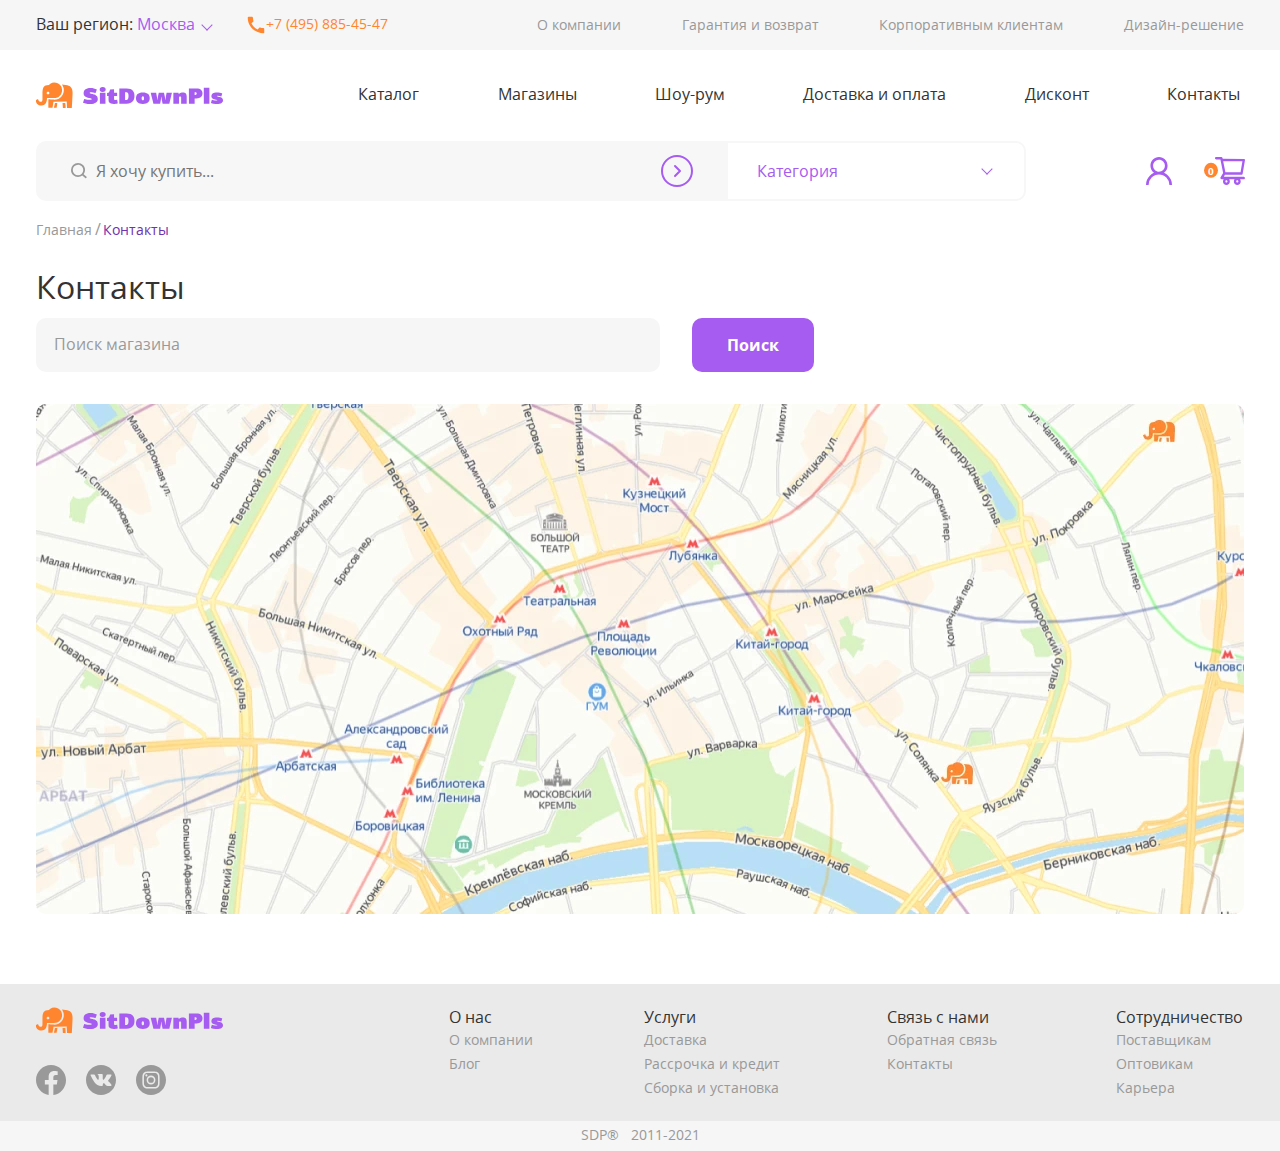
<file: contacts.html>
<!DOCTYPE html><html class="page" lang="ru"><head><meta charset="UTF-8"><meta http-equiv="X-UA-Compatible" content="IE=edge"><meta name="viewport" content="width=device-width,initial-scale=1"><meta name="description" content="SitDownPls furniture shop"><title>SitDownPls: Контакты</title><link rel="stylesheet" href="css/normalize.min.css"><link rel="stylesheet" href="css/styles.min.css"><link rel="stylesheet" href="css/style.contacts.min.css"><link rel="apple-touch-icon" sizes="180x180" href="img/favicon/apple-touch-icon.png"><link rel="icon" type="image/png" sizes="32x32" href="img/favicon/favicon-32x32.png"><link rel="icon" type="image/png" sizes="16x16" href="img/favicon/favicon-16x16.png"><link rel="icon" href="img/favicon/favicon.svg" type="image/svg+xml"><link rel="icon" href="img/favicon/favicon.ico"><link rel="manifest" href="manifest.webmanifest"></head><body class="page__body"><header class="page__header header"><div class="header__wrapper"><div class="header__city-selector city-selector"><label class="city-selector__label"><span class="city-selector__descr">Ваш регион:</span> <select class="city-selector__select js-city-select" name="city"><option class="city-selector__option" value="msk" selected="">Москва</option><option class="city-selector__option" value="kaz">Казань</option><option class="city-selector__option" value="ufa">Уфа</option><option class="city-selector__option" value="prm">Пермь</option></select></label></div><div class="header__phones"><a class="phone" href="tel:+74958854547"><svg class="icon phone__icon" width="18" height="18"><use xmlns:xlink="http://www.w3.org/1999/xlink" xlink:href="img/sprite.svg#icon-phone"></use></svg><no-typography>+7 (495) 885-45-47</no-typography></a></div><nav class="header__nav-extra nav-extra js-nav-extra"><ul class="nav-extra__list list-reset js-extra-list"><li class="nav-extra__item mid-item-padding"><a class="nav-extra__link interactive-1" href="404.html">О&nbsp;компании</a></li><li class="nav-extra__item mid-item-padding"><a class="nav-extra__link interactive-1" href="404.html">Гарантия и&nbsp;возврат</a></li><li class="nav-extra__item mid-item-padding"><a class="nav-extra__link interactive-1" href="404.html">Корпоративным клиентам</a></li><li class="nav-extra__item mid-item-padding"><a class="nav-extra__link interactive-1" href="404.html">Дизайн-решение</a></li></ul></nav><a href="index.html" class="header__logo logo"><img class="logo__img" src="img/logo.svg" alt="Логотип: оранжевый слон и название SitDownPls" width="187" height="27"> <span class="visually-hidden">Вернуться на&nbsp;главную</span> </a><button class="header__burger burger js-burger" type="button" aria-label="Развернуть меню" aria-expanded="false"><span class="burger__line"></span> <span class="burger__line"></span> <span class="burger__line"></span></button><nav class="header__navigation navigation"><div class="navigation__wrapper js-burger-menu"><ul class="navigation__list burger-menu list-reset"><li class="navigation__item mid-item-padding"><a class="navigation__link interactive-1" href="catalog.html">Каталог</a></li><li class="navigation__item mid-item-padding"><a class="navigation__link interactive-1" href="404.html">Магазины</a></li><li class="navigation__item mid-item-padding"><a class="navigation__link interactive-1" href="404.html">Шоу-рум</a></li><li class="navigation__item mid-item-padding"><a class="navigation__link interactive-1" href="404.html">Доставка и&nbsp;оплата</a></li><li class="navigation__item mid-item-padding"><a class="navigation__link interactive-1" href="404.html">Дисконт</a></li><li class="navigation__item mid-item-padding"><a class="navigation__link interactive-1" href="contacts.html">Контакты</a></li></ul></div></nav><div class="header__category-searcher category-searcher"><form class="category-searcher__search search js-search-form"><label class="search__label"><span class="visually-hidden">Введите запрос</span> <input class="search__input" type="search" name="search" placeholder="Я хочу купить..."> <svg class="search__icon icon" width="20" height="20"><use xmlns:xlink="http://www.w3.org/1999/xlink" xlink:href="img/sprite.svg#icon-search"></use></svg></label> <button class="search__submit" type="submit"><svg width="32" height="32" viewBox="0 0 32 32" fill="none" xmlns="http://www.w3.org/2000/svg"><circle cx="16" cy="16" r="15" stroke="#a65cf0" stroke-width="2"></circle><path d="M14 11L19 16L14 21" stroke="#a65cf0" stroke-width="2" stroke-linecap="round" stroke-linejoin="round"></path></svg> <span class="visually-hidden">Найти</span></button></form><div class="category-searcher__category-selector category-selector"><label class="category-selector__label"><span class="visually-hidden">Выбор категории товара</span> <select class="category-selector__select js-category-select" name="category"><option class="category-selector__option category-selector__placeholder" value="">Категория</option><option class="category-selector__option" value="sofas">Диваны</option><option class="category-selector__option" value="dressers">Комоды</option><option class="category-selector__option" value="chairs">Стулья</option><option class="category-selector__option" value="poufs">Пуфы</option><option class="category-selector__option" value="tables">Столы</option><option class="category-selector__option" value="beds">Кровати</option><option class="category-selector__option" value="accessories">Аксессуары</option><option class="category-selector__option" value="curbstones">Тумбы</option></select></label></div></div><div class="header__user-block user-block"><a class="user-block__btn js-account-btn user-block__btn--user interactive-2 interactive-2--hoverlight" href="404.html"><svg class="icon" width="26" height="28"><use xmlns:xlink="http://www.w3.org/1999/xlink" xlink:href="img/sprite.svg#icon-user"></use></svg> <span class="visually-hidden">Страница аккаунта</span> </a><a class="user-block__btn user-block__btn--cart js-cart-btn interactive-2 interactive-2--hoverlight" href="404.html"><svg class="icon" width="30" height="28"><use xmlns:xlink="http://www.w3.org/1999/xlink" xlink:href="img/sprite.svg#icon-cart"></use></svg> <span class="user-block__cart-counter js-cart-counter" aria-label="Товаров в корзине: 0">0</span> <span class="visually-hidden">Страница корзины</span></a></div></div></header><main class="page__main main container contacts-page"><nav class="breadcrumbs contacts-page__breadcrumbs"><ul class="breadcrumbs__list list-reset"><li class="breadcrumbs__item"><a class="breadcrumbs__link" href="index.html"><span class="interactive-1">Главная</span></a></li><li class="breadcrumbs__item"><a class="breadcrumbs__link" href="#"><span class="interactive-1">Контакты</span></a></li></ul></nav><h1 class="contacts-page__heading">Контакты</h1><form class="contacts-page__shop-search shop-search form js-shop-form" method="get" action="#"><label class="shop-search__label"><span class="visually-hidden">Поиск магазина</span> <input class="shop-search__input js-shop-search-input form__input" type="text" placeholder="Поиск магазина" name="shop"></label> <button class="shop-search__btn js-shop-search-btn btn btn--primary" type="submit">Поиск</button></form><div class="contacts-page__yamap js-yamap"></div></main><footer class="page__footer footer"><div class="footer__container"><div class="container footer__wrap"><a class="footer__logo logo" href="index.html"><img src="img/logo.svg" alt="Логотип SitDownPls" width="187" height="27" loading="lazy"></a><ul class="footer__socials socials list-reset"><li class="socials__item"><a class="socials__link interactive-2" href="404.html"><svg class="icon" width="30" height="30"><use xmlns:xlink="http://www.w3.org/1999/xlink" xlink:href="img/sprite.svg#icon-fb"></use></svg> </a><span class="visually-hidden">Facebook</span></li><li class="socials__item"><a class="socials__link interactive-2" href="404.html"><svg class="icon" width="30" height="30"><use xmlns:xlink="http://www.w3.org/1999/xlink" xlink:href="img/sprite.svg#icon-vk"></use></svg> </a><span class="visually-hidden">Vkontakte</span></li><li class="socials__item"><a class="socials__link interactive-2" href="404.html"><svg class="icon" width="30" height="30"><use xmlns:xlink="http://www.w3.org/1999/xlink" xlink:href="img/sprite.svg#icon-insta"></use></svg> </a><span class="visually-hidden">Instagram</span></li></ul><ul class="footer__contacts contacts list-reset"><li class="contacts__item"><h3 class="contacts__title">О&nbsp;нас</h3><ul class="contacts__group list-reset"><li class="contacts__group-item"><a class="contacts__link interactive-1" href="404.html">О&nbsp;компании</a></li><li class="contacts__group-item"><a class="contacts__link interactive-1" href="404.html">Блог</a></li></ul></li><li class="contacts__item"><h3 class="contacts__title">Услуги</h3><ul class="contacts__group list-reset"><li class="contacts__group-item"><a class="contacts__link interactive-1" href="404.html">Доставка</a></li><li class="contacts__group-item"><a class="contacts__link interactive-1" href="404.html">Рассрочка и&nbsp;кредит</a></li><li class="contacts__group-item"><a class="contacts__link interactive-1" href="404.html">Сборка и&nbsp;установка</a></li></ul></li><li class="contacts__item"><h3 class="contacts__title">Связь с&nbsp;нами</h3><ul class="contacts__group list-reset"><li class="contacts__group-item"><a class="contacts__link interactive-1" href="404.html">Обратная связь</a></li><li class="contacts__group-item"><a class="contacts__link interactive-1" href="contacts.html">Контакты</a></li></ul></li><li class="contacts__item"><h3 class="contacts__title">Сотрудничество</h3><ul class="contacts__group list-reset"><li class="contacts__group-item"><a class="contacts__link interactive-1" href="partnership.html">Поставщикам</a></li><li class="contacts__group-item"><a class="contacts__link interactive-1" href="404.html">Оптовикам</a></li><li class="contacts__group-item"><a class="contacts__link interactive-1" href="404.html">Карьера</a></li></ul></li></ul></div></div><div class="footer__bottom"><span class="footer__copyright">SDP®&nbsp;&nbsp;&nbsp;2011-2021</span></div></footer><script defer="" src="https://api-maps.yandex.ru/2.1/?apikey=44bd7097-d894-4c89-b4fb-f5178ea6085f&amp;lang=ru_RU"></script><script defer="" src="js/choices.min.js"></script><script defer="" src="js/awesomplete.min.js"></script><script defer="" src="js/bundle.min.js"></script></body></html>
</file>
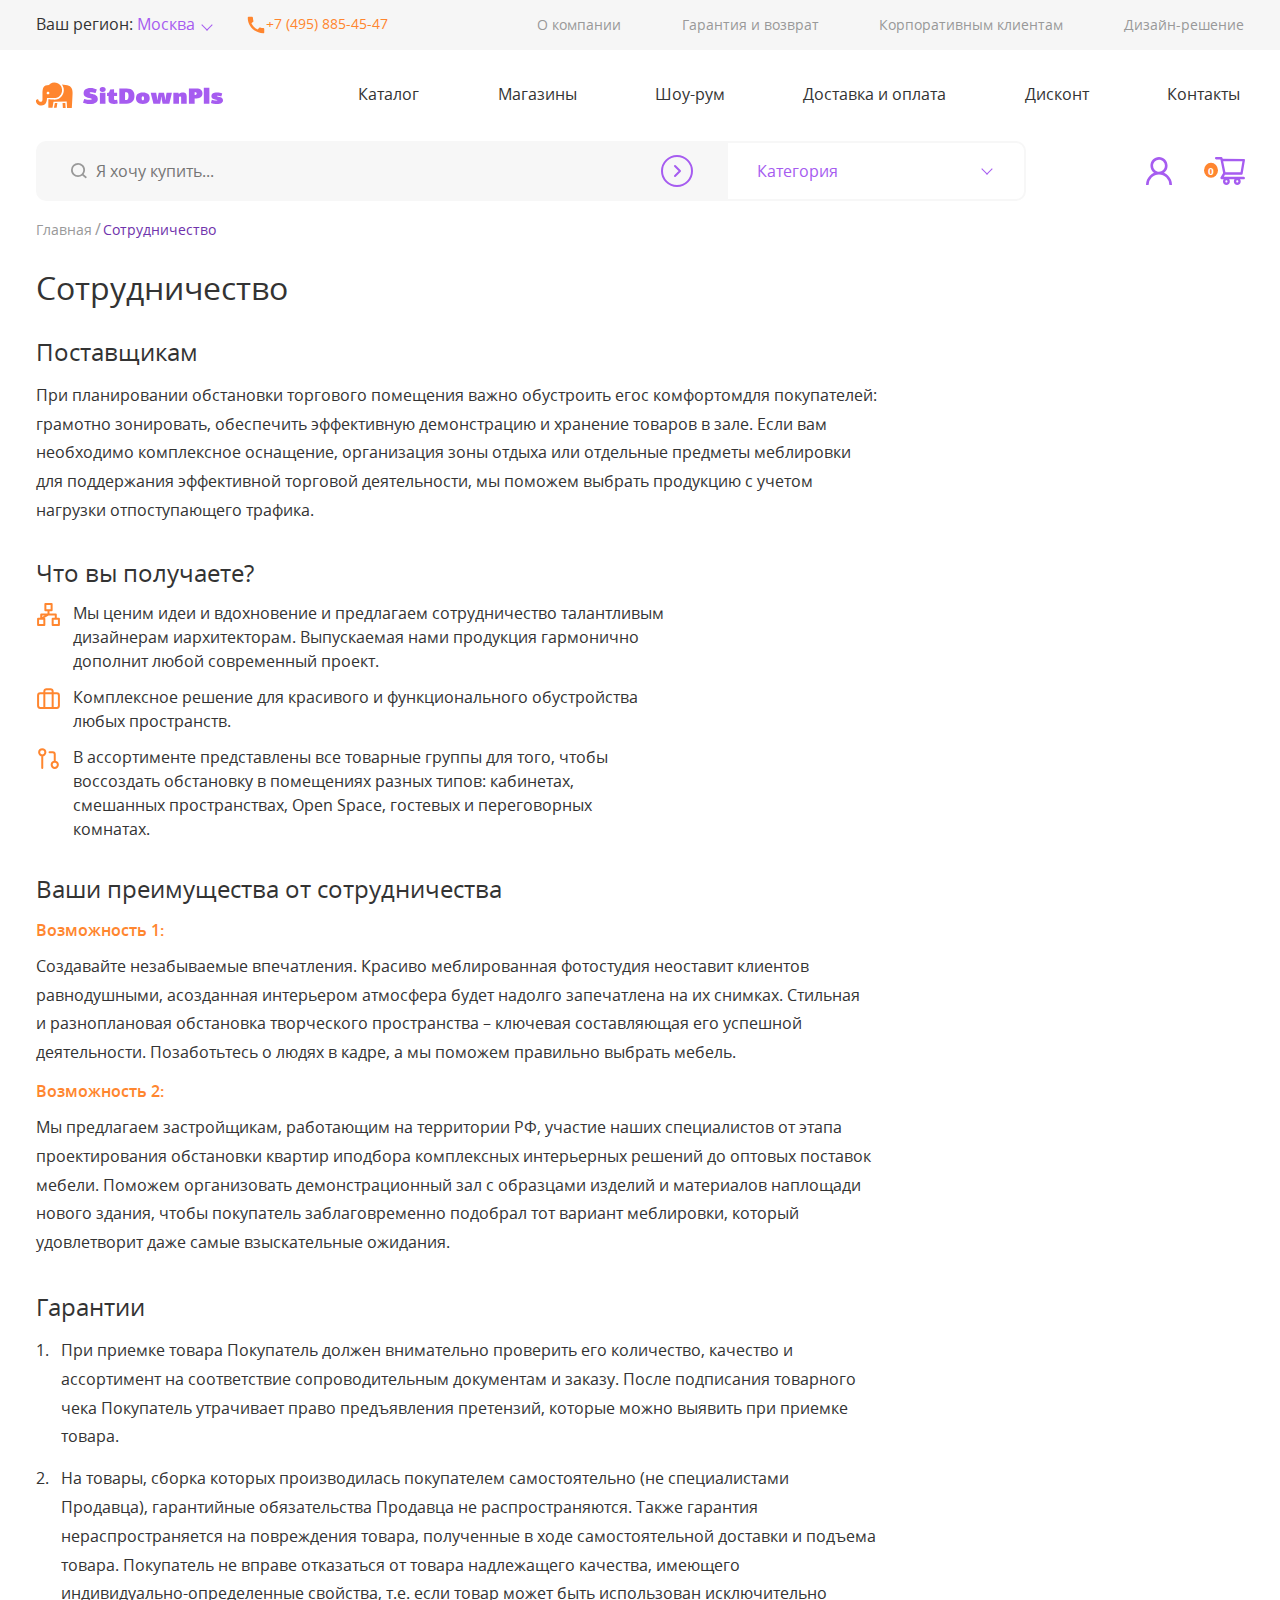
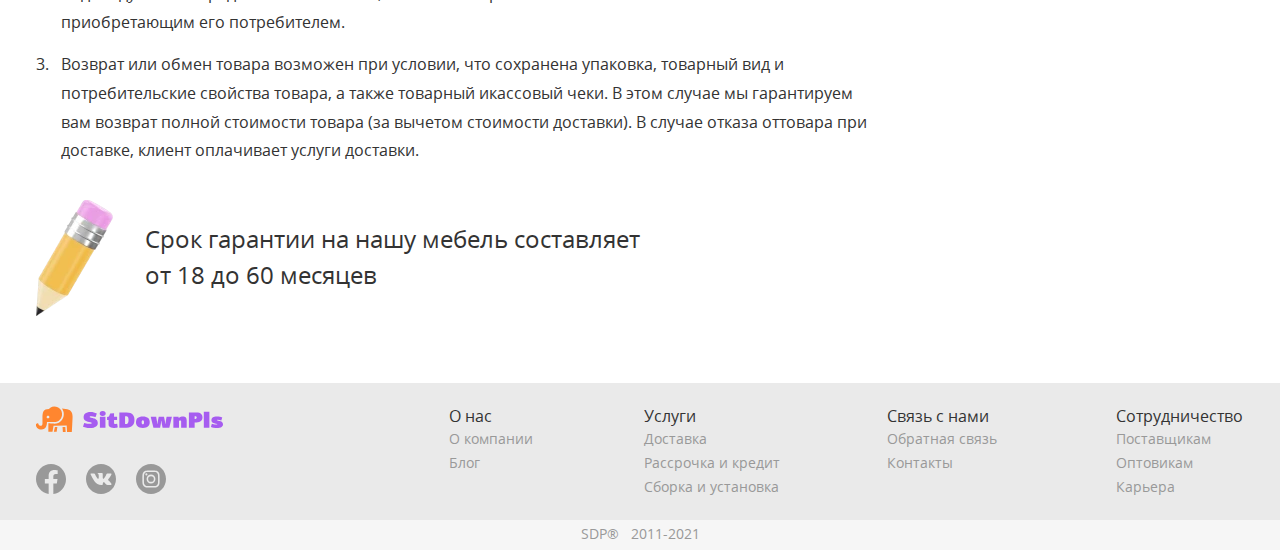
<file: partnership.html>
<!DOCTYPE html><html class="page" lang="ru"><head><meta charset="UTF-8"><meta http-equiv="X-UA-Compatible" content="IE=edge"><meta name="viewport" content="width=device-width,initial-scale=1"><meta name="description" content="SitDownPls furniture shop"><title>SitDownPls: Сотрудничество</title><link rel="stylesheet" href="css/normalize.min.css"><link rel="stylesheet" href="css/styles.min.css"><link rel="stylesheet" href="css/style.partnership.min.css"><link rel="apple-touch-icon" sizes="180x180" href="img/favicon/apple-touch-icon.png"><link rel="icon" type="image/png" sizes="32x32" href="img/favicon/favicon-32x32.png"><link rel="icon" type="image/png" sizes="16x16" href="img/favicon/favicon-16x16.png"><link rel="icon" href="img/favicon/favicon.svg" type="image/svg+xml"><link rel="icon" href="img/favicon/favicon.ico"><link rel="manifest" href="manifest.webmanifest"></head><body class="page__body partnership"><header class="page__header header"><div class="header__wrapper"><div class="header__city-selector city-selector"><label class="city-selector__label"><span class="city-selector__descr">Ваш регион:</span> <select class="city-selector__select js-city-select" name="city"><option class="city-selector__option" value="msk" selected="">Москва</option><option class="city-selector__option" value="kaz">Казань</option><option class="city-selector__option" value="ufa">Уфа</option><option class="city-selector__option" value="prm">Пермь</option></select></label></div><div class="header__phones"><a class="phone" href="tel:+74958854547"><svg class="icon phone__icon" width="18" height="18"><use xmlns:xlink="http://www.w3.org/1999/xlink" xlink:href="img/sprite.svg#icon-phone"></use></svg><no-typography>+7 (495) 885-45-47</no-typography></a></div><nav class="header__nav-extra nav-extra js-nav-extra"><ul class="nav-extra__list list-reset js-extra-list"><li class="nav-extra__item mid-item-padding"><a class="nav-extra__link interactive-1" href="404.html">О&nbsp;компании</a></li><li class="nav-extra__item mid-item-padding"><a class="nav-extra__link interactive-1" href="404.html">Гарантия и&nbsp;возврат</a></li><li class="nav-extra__item mid-item-padding"><a class="nav-extra__link interactive-1" href="404.html">Корпоративным клиентам</a></li><li class="nav-extra__item mid-item-padding"><a class="nav-extra__link interactive-1" href="404.html">Дизайн-решение</a></li></ul></nav><a href="index.html" class="header__logo logo"><img class="logo__img" src="img/logo.svg" alt="Логотип: оранжевый слон и название SitDownPls" width="187" height="27"> <span class="visually-hidden">Вернуться на&nbsp;главную</span> </a><button class="header__burger burger js-burger" type="button" aria-label="Развернуть меню" aria-expanded="false"><span class="burger__line"></span> <span class="burger__line"></span> <span class="burger__line"></span></button><nav class="header__navigation navigation"><div class="navigation__wrapper js-burger-menu"><ul class="navigation__list burger-menu list-reset"><li class="navigation__item mid-item-padding"><a class="navigation__link interactive-1" href="catalog.html">Каталог</a></li><li class="navigation__item mid-item-padding"><a class="navigation__link interactive-1" href="404.html">Магазины</a></li><li class="navigation__item mid-item-padding"><a class="navigation__link interactive-1" href="404.html">Шоу-рум</a></li><li class="navigation__item mid-item-padding"><a class="navigation__link interactive-1" href="404.html">Доставка и&nbsp;оплата</a></li><li class="navigation__item mid-item-padding"><a class="navigation__link interactive-1" href="404.html">Дисконт</a></li><li class="navigation__item mid-item-padding"><a class="navigation__link interactive-1" href="contacts.html">Контакты</a></li></ul></div></nav><div class="header__category-searcher category-searcher"><form class="category-searcher__search search js-search-form"><label class="search__label"><span class="visually-hidden">Введите запрос</span> <input class="search__input" type="search" name="search" placeholder="Я хочу купить..."> <svg class="search__icon icon" width="20" height="20"><use xmlns:xlink="http://www.w3.org/1999/xlink" xlink:href="img/sprite.svg#icon-search"></use></svg></label> <button class="search__submit" type="submit"><svg width="32" height="32" viewBox="0 0 32 32" fill="none" xmlns="http://www.w3.org/2000/svg"><circle cx="16" cy="16" r="15" stroke="#a65cf0" stroke-width="2"></circle><path d="M14 11L19 16L14 21" stroke="#a65cf0" stroke-width="2" stroke-linecap="round" stroke-linejoin="round"></path></svg> <span class="visually-hidden">Найти</span></button></form><div class="category-searcher__category-selector category-selector"><label class="category-selector__label"><span class="visually-hidden">Выбор категории товара</span> <select class="category-selector__select js-category-select" name="category"><option class="category-selector__option category-selector__placeholder" value="">Категория</option><option class="category-selector__option" value="sofas">Диваны</option><option class="category-selector__option" value="dressers">Комоды</option><option class="category-selector__option" value="chairs">Стулья</option><option class="category-selector__option" value="poufs">Пуфы</option><option class="category-selector__option" value="tables">Столы</option><option class="category-selector__option" value="beds">Кровати</option><option class="category-selector__option" value="accessories">Аксессуары</option><option class="category-selector__option" value="curbstones">Тумбы</option></select></label></div></div><div class="header__user-block user-block"><a class="user-block__btn js-account-btn user-block__btn--user interactive-2 interactive-2--hoverlight" href="404.html"><svg class="icon" width="26" height="28"><use xmlns:xlink="http://www.w3.org/1999/xlink" xlink:href="img/sprite.svg#icon-user"></use></svg> <span class="visually-hidden">Страница аккаунта</span> </a><a class="user-block__btn user-block__btn--cart js-cart-btn interactive-2 interactive-2--hoverlight" href="404.html"><svg class="icon" width="30" height="28"><use xmlns:xlink="http://www.w3.org/1999/xlink" xlink:href="img/sprite.svg#icon-cart"></use></svg> <span class="user-block__cart-counter js-cart-counter" aria-label="Товаров в корзине: 0">0</span> <span class="visually-hidden">Страница корзины</span></a></div></div></header><main class="page__main partnership__main container"><div class="partnership__wrapper"><nav class="breadcrumbs partnership__breadcrumbs"><ul class="breadcrumbs__list list-reset"><li class="breadcrumbs__item"><a class="breadcrumbs__link" href="index.html"><span class="interactive-1">Главная</span></a></li><li class="breadcrumbs__item"><a class="breadcrumbs__link" href="#"><span class="interactive-1">Сотрудничество</span></a></li></ul></nav><h1 class="partnership__main-heading">Сотрудничество</h1><section class="partnership__section vendors"><h2 class="partnership__section-title vendors__title">Поставщикам</h2><div class="vendors__content"><p>При планировании обстановки торгового помещения важно обустроить его<no-typografy>с комфортом</no-typografy>для покупателей: грамотно зонировать, обеспечить эффективную демонстрацию и&nbsp;хранение товаров в зале. Если вам необходимо комплексное оснащение, организация зоны отдыха или отдельные предметы меблировки для поддержания эффективной торговой деятельности, мы&nbsp;поможем выбрать продукцию с&nbsp;учетом нагрузки от<br class="sm-only">поступающего трафика.</p></div></section><section class="partnership__section partnership__willget willget"><h2 class="partnership__section-title willget__title">Что вы&nbsp;получаете?</h2><ul class="willget__list list-reset"><li class="willget__item willget__item--network">Мы&nbsp;ценим идеи и&nbsp;вдохновение и&nbsp;предлагаем сотрудничество талантливым дизайнерам и<br class="sm-only">архитекторам. Выпускаемая нами продукция гармонично дополнит любой современный проект.</li><li class="willget__item willget__item--briefcase">Комплексное решение для красивого и функционального обустройства любых пространств.</li><li class="willget__item willget__item--pullrequest">В&nbsp;ассортименте представлены все товарные группы для того, чтобы воссоздать обстановку в&nbsp;помещениях разных типов: кабинетах, смешанных пространствах, Open Space, гостевых и&nbsp;переговорных комнатах.</li></ul></section><section class="partnership__section partnership__advantages advantages"><h2 class="partnership__section-title advantages__heading">Ваши преимущества от&nbsp;сотрудничества</h2><ul class="advantages__list list-reset"><li class="advantages__item"><h3 class="advantages__title">Возможность 1:</h3><p class="advantages__text">Создавайте незабываемые впечатления. Красиво меблированная фотостудия не<br class="sm-only">оставит клиентов равнодушными, а<br class="sm-only">созданная интерьером атмосфера будет надолго запечатлена на&nbsp;их&nbsp;снимках. Стильная и&nbsp;разноплановая обстановка творческого пространства – ключевая составляющая его успешной деятельности. Позаботьтесь о&nbsp;людях в кадре, а&nbsp;мы&nbsp;поможем правильно выбрать мебель.</p></li><li class="advantages__item"><h3 class="advantages__title">Возможность 2:</h3><p class="advantages__text">Мы&nbsp;предлагаем застройщикам, работающим на&nbsp;территории РФ, участие наших специалистов от&nbsp;этапа проектирования обстановки квартир и<br class="sm-only">подбора комплексных интерьерных решений до&nbsp;оптовых поставок мебели. Поможем организовать демонстрационный зал с&nbsp;образцами изделий и&nbsp;<no-typografy>материалов на</no-typografy>площади нового здания, чтобы покупатель заблаговременно подобрал тот вариант меблировки, который удовлетворит даже самые взыскательные ожидания.</p></li></ul></section><section class="partnership__section partnership__guarantees guarantees"><h2 class="partnership__section-title guarantees__title">Гарантии</h2><ol class="guarantees__list"><li class="guarantees__text">При приемке товара Покупатель должен внимательно проверить его количество, качество и ассортимент на&nbsp;соответствие сопроводительным документам и&nbsp;заказу. После подписания товарного чека Покупатель утрачивает право предъявления претензий, которые можно выявить при приемке товара.</li><li class="guarantees__text">На&nbsp;товары, сборка которых производилась покупателем самостоятельно (не&nbsp;специалистами<br class="desk4k-only"><br class="desk-only">Продавца), гарантийные обязательства Продавца не распространяются. Также гарантия не<br class="desk-only">распространяется на&nbsp;повреждения товара, полученные в&nbsp;ходе самостоятельной доставки и подъема товара. Покупатель не&nbsp;вправе отказаться от&nbsp;товара надлежащего качества, имеющего<br class="desk4k-only"><br class="desk-only"><br class="sm-only">индивидуально-определенные свойства, т.е. если товар может быть использован исключительно приобретающим его потребителем.</li><li class="guarantees__text">Возврат или обмен товара возможен при условии, что сохранена упаковка, товарный вид и потребительские свойства товара, а&nbsp;также товарный и<br class="tab-only"><br class="sm-only">кассовый чеки. В&nbsp;этом случае мы гарантируем вам возврат полной стоимости товара (за&nbsp;вычетом стоимости доставки). В случае отказа от<br class="tab-only">товара при доставке, клиент оплачивает услуги доставки.</li></ol><span class="guarantees__description">Срок гарантии на&nbsp;нашу мебель составляет от&nbsp;18 до&nbsp;60 месяцев</span></section></div></main><footer class="page__footer footer"><div class="footer__container"><div class="container footer__wrap"><a class="footer__logo logo" href="index.html"><img src="img/logo.svg" alt="Логотип SitDownPls" width="187" height="27" loading="lazy"></a><ul class="footer__socials socials list-reset"><li class="socials__item"><a class="socials__link interactive-2" href="404.html"><svg class="icon" width="30" height="30"><use xmlns:xlink="http://www.w3.org/1999/xlink" xlink:href="img/sprite.svg#icon-fb"></use></svg> </a><span class="visually-hidden">Facebook</span></li><li class="socials__item"><a class="socials__link interactive-2" href="404.html"><svg class="icon" width="30" height="30"><use xmlns:xlink="http://www.w3.org/1999/xlink" xlink:href="img/sprite.svg#icon-vk"></use></svg> </a><span class="visually-hidden">Vkontakte</span></li><li class="socials__item"><a class="socials__link interactive-2" href="404.html"><svg class="icon" width="30" height="30"><use xmlns:xlink="http://www.w3.org/1999/xlink" xlink:href="img/sprite.svg#icon-insta"></use></svg> </a><span class="visually-hidden">Instagram</span></li></ul><ul class="footer__contacts contacts list-reset"><li class="contacts__item"><h3 class="contacts__title">О&nbsp;нас</h3><ul class="contacts__group list-reset"><li class="contacts__group-item"><a class="contacts__link interactive-1" href="404.html">О&nbsp;компании</a></li><li class="contacts__group-item"><a class="contacts__link interactive-1" href="404.html">Блог</a></li></ul></li><li class="contacts__item"><h3 class="contacts__title">Услуги</h3><ul class="contacts__group list-reset"><li class="contacts__group-item"><a class="contacts__link interactive-1" href="404.html">Доставка</a></li><li class="contacts__group-item"><a class="contacts__link interactive-1" href="404.html">Рассрочка и&nbsp;кредит</a></li><li class="contacts__group-item"><a class="contacts__link interactive-1" href="404.html">Сборка и&nbsp;установка</a></li></ul></li><li class="contacts__item"><h3 class="contacts__title">Связь с&nbsp;нами</h3><ul class="contacts__group list-reset"><li class="contacts__group-item"><a class="contacts__link interactive-1" href="404.html">Обратная связь</a></li><li class="contacts__group-item"><a class="contacts__link interactive-1" href="contacts.html">Контакты</a></li></ul></li><li class="contacts__item"><h3 class="contacts__title">Сотрудничество</h3><ul class="contacts__group list-reset"><li class="contacts__group-item"><a class="contacts__link interactive-1" href="partnership.html">Поставщикам</a></li><li class="contacts__group-item"><a class="contacts__link interactive-1" href="404.html">Оптовикам</a></li><li class="contacts__group-item"><a class="contacts__link interactive-1" href="404.html">Карьера</a></li></ul></li></ul></div></div><div class="footer__bottom"><span class="footer__copyright">SDP®&nbsp;&nbsp;&nbsp;2011-2021</span></div></footer><script defer="" src="js/choices.min.js"></script><script defer="" src="js/bundle.min.js"></script></body></html>
</file>
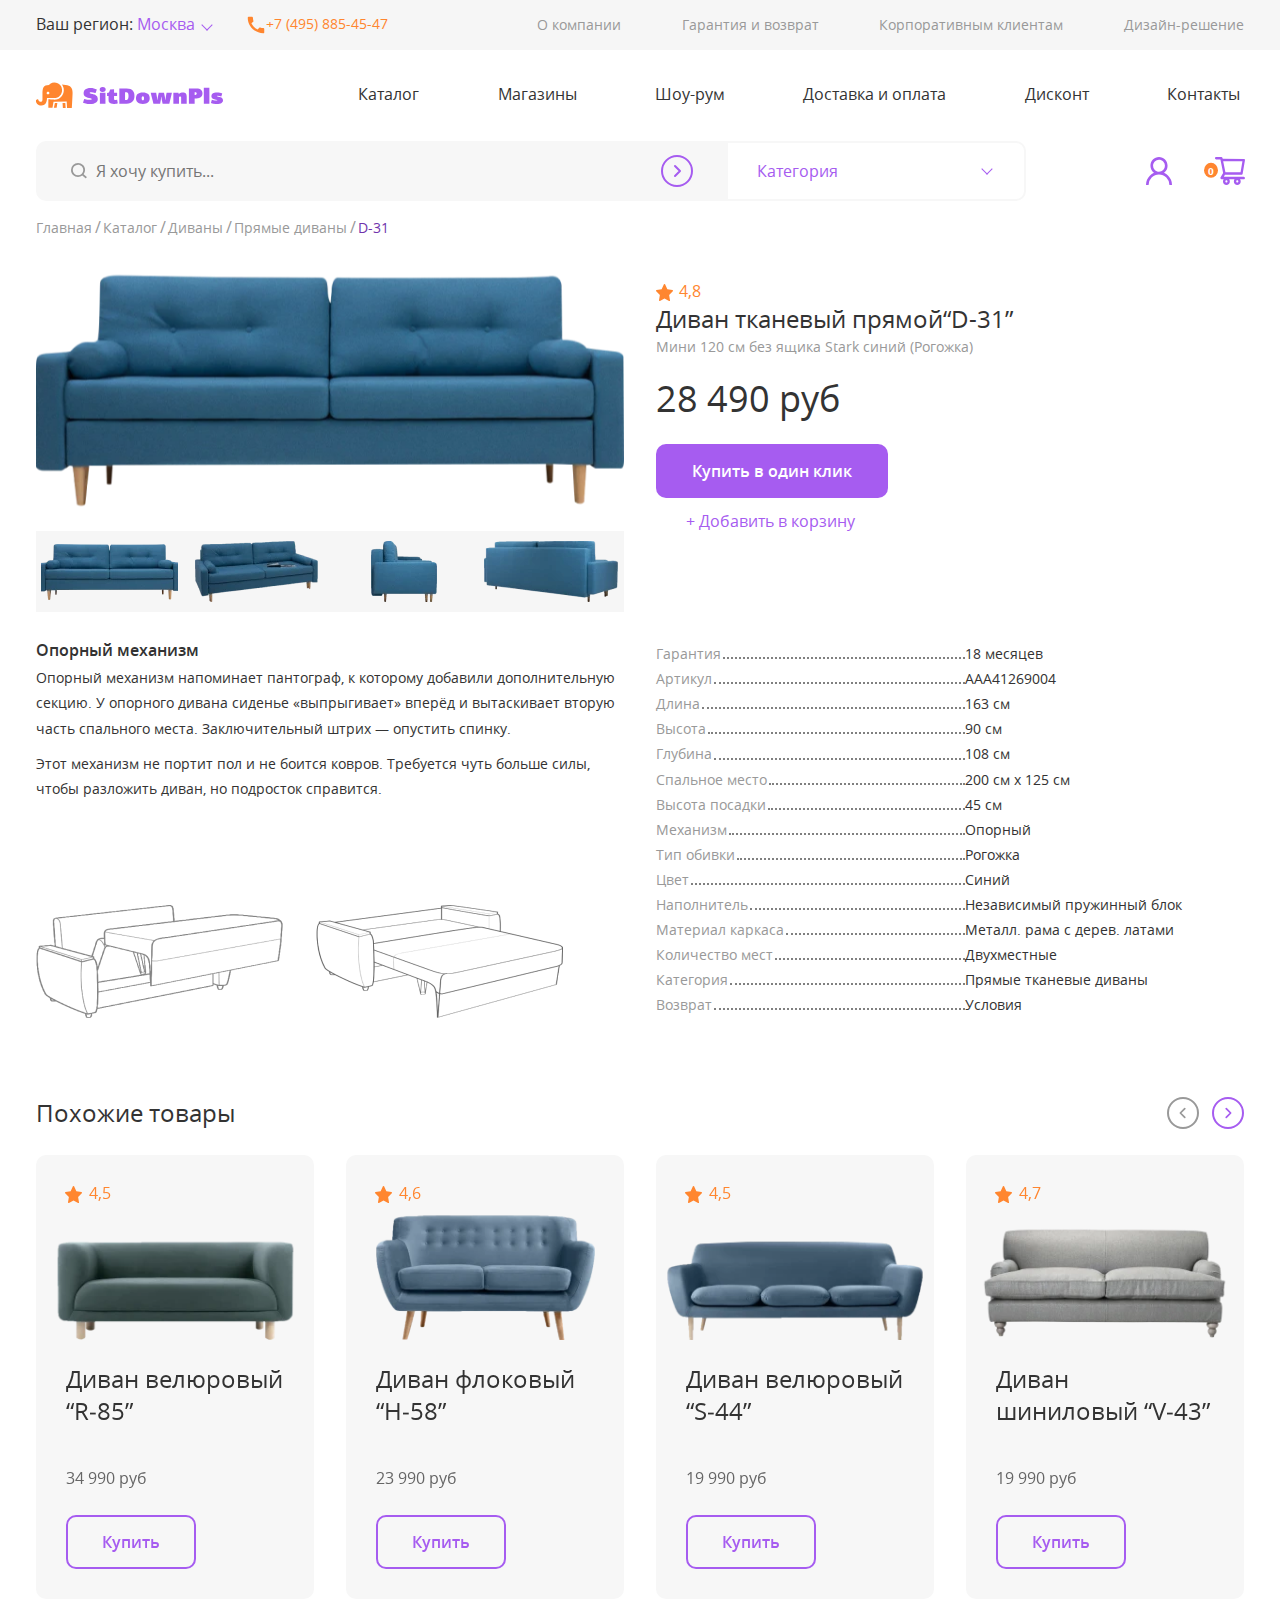
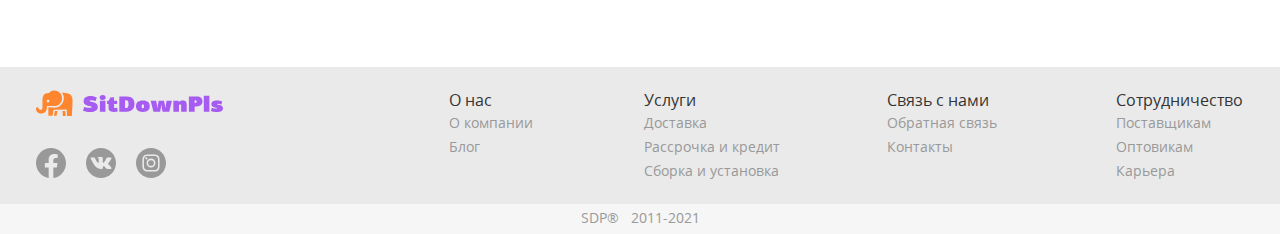
<file: product.html>
<!DOCTYPE html><html class="page" lang="ru"><head><meta charset="UTF-8"><meta http-equiv="X-UA-Compatible" content="IE=edge"><meta name="viewport" content="width=device-width,initial-scale=1"><meta name="description" content="SitDownPls furniture shop"><title>SitDownPls: Карточка товара</title><link rel="stylesheet" href="css/normalize.min.css"><link rel="stylesheet" href="css/styles.min.css"><link rel="stylesheet" href="css/style.product.min.css"><link rel="apple-touch-icon" sizes="180x180" href="img/favicon/apple-touch-icon.png"><link rel="icon" type="image/png" sizes="32x32" href="img/favicon/favicon-32x32.png"><link rel="icon" type="image/png" sizes="16x16" href="img/favicon/favicon-16x16.png"><link rel="icon" href="img/favicon/favicon.svg" type="image/svg+xml"><link rel="icon" href="img/favicon/favicon.ico"><link rel="manifest" href="manifest.webmanifest"></head><body class="page__body"><header class="page__header header"><div class="header__wrapper"><div class="header__city-selector city-selector"><label class="city-selector__label"><span class="city-selector__descr">Ваш регион:</span> <select class="city-selector__select js-city-select" name="city"><option class="city-selector__option" value="msk" selected="">Москва</option><option class="city-selector__option" value="kaz">Казань</option><option class="city-selector__option" value="ufa">Уфа</option><option class="city-selector__option" value="prm">Пермь</option></select></label></div><div class="header__phones"><a class="phone" href="tel:+74958854547"><svg class="icon phone__icon" width="18" height="18"><use xmlns:xlink="http://www.w3.org/1999/xlink" xlink:href="img/sprite.svg#icon-phone"></use></svg><no-typography>+7 (495) 885-45-47</no-typography></a></div><nav class="header__nav-extra nav-extra js-nav-extra"><ul class="nav-extra__list list-reset js-extra-list"><li class="nav-extra__item mid-item-padding"><a class="nav-extra__link interactive-1" href="404.html">О&nbsp;компании</a></li><li class="nav-extra__item mid-item-padding"><a class="nav-extra__link interactive-1" href="404.html">Гарантия и&nbsp;возврат</a></li><li class="nav-extra__item mid-item-padding"><a class="nav-extra__link interactive-1" href="404.html">Корпоративным клиентам</a></li><li class="nav-extra__item mid-item-padding"><a class="nav-extra__link interactive-1" href="404.html">Дизайн-решение</a></li></ul></nav><a href="index.html" class="header__logo logo"><img class="logo__img" src="img/logo.svg" alt="Логотип: оранжевый слон и название SitDownPls" width="187" height="27"> <span class="visually-hidden">Вернуться на&nbsp;главную</span> </a><button class="header__burger burger js-burger" type="button" aria-label="Развернуть меню" aria-expanded="false"><span class="burger__line"></span> <span class="burger__line"></span> <span class="burger__line"></span></button><nav class="header__navigation navigation"><div class="navigation__wrapper js-burger-menu"><ul class="navigation__list burger-menu list-reset"><li class="navigation__item mid-item-padding"><a class="navigation__link interactive-1" href="catalog.html">Каталог</a></li><li class="navigation__item mid-item-padding"><a class="navigation__link interactive-1" href="404.html">Магазины</a></li><li class="navigation__item mid-item-padding"><a class="navigation__link interactive-1" href="404.html">Шоу-рум</a></li><li class="navigation__item mid-item-padding"><a class="navigation__link interactive-1" href="404.html">Доставка и&nbsp;оплата</a></li><li class="navigation__item mid-item-padding"><a class="navigation__link interactive-1" href="404.html">Дисконт</a></li><li class="navigation__item mid-item-padding"><a class="navigation__link interactive-1" href="contacts.html">Контакты</a></li></ul></div></nav><div class="header__category-searcher category-searcher"><form class="category-searcher__search search js-search-form"><label class="search__label"><span class="visually-hidden">Введите запрос</span> <input class="search__input" type="search" name="search" placeholder="Я хочу купить..."> <svg class="search__icon icon" width="20" height="20"><use xmlns:xlink="http://www.w3.org/1999/xlink" xlink:href="img/sprite.svg#icon-search"></use></svg></label> <button class="search__submit" type="submit"><svg width="32" height="32" viewBox="0 0 32 32" fill="none" xmlns="http://www.w3.org/2000/svg"><circle cx="16" cy="16" r="15" stroke="#a65cf0" stroke-width="2"></circle><path d="M14 11L19 16L14 21" stroke="#a65cf0" stroke-width="2" stroke-linecap="round" stroke-linejoin="round"></path></svg> <span class="visually-hidden">Найти</span></button></form><div class="category-searcher__category-selector category-selector"><label class="category-selector__label"><span class="visually-hidden">Выбор категории товара</span> <select class="category-selector__select js-category-select" name="category"><option class="category-selector__option category-selector__placeholder" value="">Категория</option><option class="category-selector__option" value="sofas">Диваны</option><option class="category-selector__option" value="dressers">Комоды</option><option class="category-selector__option" value="chairs">Стулья</option><option class="category-selector__option" value="poufs">Пуфы</option><option class="category-selector__option" value="tables">Столы</option><option class="category-selector__option" value="beds">Кровати</option><option class="category-selector__option" value="accessories">Аксессуары</option><option class="category-selector__option" value="curbstones">Тумбы</option></select></label></div></div><div class="header__user-block user-block"><a class="user-block__btn js-account-btn user-block__btn--user interactive-2 interactive-2--hoverlight" href="404.html"><svg class="icon" width="26" height="28"><use xmlns:xlink="http://www.w3.org/1999/xlink" xlink:href="img/sprite.svg#icon-user"></use></svg> <span class="visually-hidden">Страница аккаунта</span> </a><a class="user-block__btn user-block__btn--cart js-cart-btn interactive-2 interactive-2--hoverlight" href="404.html"><svg class="icon" width="30" height="28"><use xmlns:xlink="http://www.w3.org/1999/xlink" xlink:href="img/sprite.svg#icon-cart"></use></svg> <span class="user-block__cart-counter js-cart-counter" aria-label="Товаров в корзине: 0">0</span> <span class="visually-hidden">Страница корзины</span></a></div></div></header><main class="page__main main container"><h1 class="visually-hidden">Страница карточки товара: диван тканевый прямой “D-31”</h1><nav class="breadcrumbs"><ul class="breadcrumbs__list list-reset"><li class="breadcrumbs__item"><a class="breadcrumbs__link" href="index.html"><span class="interactive-1">Главная</span></a></li><li class="breadcrumbs__item"><a class="breadcrumbs__link" href="catalog.html"><span class="interactive-1">Каталог</span></a></li><li class="breadcrumbs__item"><a class="breadcrumbs__link" href="catalog.html"><span class="interactive-1">Диваны</span></a></li><li class="breadcrumbs__item"><a class="breadcrumbs__link" href="catalog.html"><span class="interactive-1">Прямые диваны</span></a></li><li class="breadcrumbs__item"><a class="breadcrumbs__link" href="#"><span class="interactive-1">D-31</span></a></li></ul></nav><section class="product"><div class="product__top product-top"><h2 class="product-top__title">Диван тканевый прямой<no-typography>“D-31”</no-typography></h2><span class="product-top__rating">4,8</span> <span class="product-top__descr">Мини 120&nbsp;см без ящика Stark синий (Рогожка)</span> <span class="product-top__price">28 490 руб</span> <button class="product-top__btn btn btn--primary js-click-buy-btn" type="button">Купить в один клик</button> <button class="product-top__cart-btn interactive-1">+ Добавить в&nbsp;корзину</button></div><div class="product__slider product-slider product-slider--main js-product-slider"><ul class="swiper-wrapper product-slider__wrapper list-reset"><li class="swiper-slide product-slider__slide"><picture><source media="(max-width: 575px)" srcset="img/prod-page/p0-320.webp" type="image/webp"><source media="(max-width: 575px)" srcset="img/prod-page/p0-320.png" type="image/png"><source media="(max-width: 1023px)" srcset="img/prod-page/p0-768.webp" type="image/webp"><source media="(max-width: 1023px)" srcset="img/prod-page/p0-768.png" type="image/png"><source media="(max-width: 1200px)" srcset="img/prod-page/p0-1024.webp" type="image/webp"><source media="(max-width: 1200px)" srcset="img/prod-page/p0-1024.png" type="image/png"><source srcset="img/prod-page/p0.webp" type="image/webp"><img src="img/prod-page/p0.png" width="624" height="245" alt="Синий диван спереди"></picture></li><li class="swiper-slide product-slider__slide"><picture><source media="(max-width: 575px)" srcset="img/prod-page/p1-320.webp" type="image/webp"><source media="(max-width: 575px)" srcset="img/prod-page/p1-320.png" type="image/png"><source media="(max-width: 1023px)" srcset="img/prod-page/p1-768.webp" type="image/webp"><source media="(max-width: 1023px)" srcset="img/prod-page/p1-768.png" type="image/png"><source media="(max-width: 1200px)" srcset="img/prod-page/p1-1024.webp" type="image/webp"><source media="(max-width: 1200px)" srcset="img/prod-page/p1-1024.png" type="image/png"><source srcset="img/prod-page/p1.webp" type="image/webp"><img src="img/prod-page/p1.png" width="626" height="338" alt="Синий диван спереди-сбоку"></picture></li><li class="swiper-slide product-slider__slide" alt="Синий диван сбоку"><picture><source media="(max-width: 575px)" srcset="img/prod-page/p2-320.webp" type="image/webp"><source media="(max-width: 575px)" srcset="img/prod-page/p2-320.png" type="image/png"><source media="(max-width: 1023px)" srcset="img/prod-page/p2-768.webp" type="image/webp"><source media="(max-width: 1023px)" srcset="img/prod-page/p2-768.png" type="image/png"><source media="(max-width: 1200px)" srcset="img/prod-page/p2-1024.webp" type="image/webp"><source media="(max-width: 1200px)" srcset="img/prod-page/p2-1024.png" type="image/png"><source srcset="img/prod-page/p2.webp" type="image/webp"><img src="img/prod-page/p2.png" width="626" height="579"></picture></li><li class="swiper-slide product-slider__slide" alt="Синий диван сзади-сбоку"><picture><source media="(max-width: 575px)" srcset="img/prod-page/p3-320.webp" type="image/webp"><source media="(max-width: 575px)" srcset="img/prod-page/p3-320.png" type="image/png"><source media="(max-width: 1023px)" srcset="img/prod-page/p3-768.webp" type="image/webp"><source media="(max-width: 1023px)" srcset="img/prod-page/p3-768.png" type="image/png"><source media="(max-width: 1200px)" srcset="img/prod-page/p3-1024.webp" type="image/webp"><source media="(max-width: 1200px)" srcset="img/prod-page/p3-1024.png" type="image/png"><source srcset="img/prod-page/p3.webp" type="image/webp"><img src="img/prod-page/p3.png" width="626" height="285"></picture></li><li class="swiper-slide product-slider__slide" alt="Синий диван разложен"><picture><source media="(max-width: 575px)" srcset="img/prod-page/p4-320.webp" type="image/webp"><source media="(max-width: 575px)" srcset="img/prod-page/p4-320.png" type="image/png"><source media="(max-width: 1023px)" srcset="img/prod-page/p4-768.webp" type="image/webp"><source media="(max-width: 1023px)" srcset="img/prod-page/p4-768.png" type="image/png"><source media="(max-width: 1200px)" srcset="img/prod-page/p4-1024.webp" type="image/webp"><source media="(max-width: 1200px)" srcset="img/prod-page/p4-1024.png" type="image/png"><source srcset="img/prod-page/p4.webp" type="image/webp"><img src="img/prod-page/p4.png" width="626" height="279"></picture></li></ul></div><div class="product__slider-thumb product-slider product-slider--thumb js-product-thumb"><ul class="swiper-wrapper product-slider__wrapper list-reset"><li class="swiper-slide product-slider__slide"><picture><source media="(max-width: 575px)" srcset="img/prod-page/p0-thumb-320.webp" type="image/webp"><source media="(max-width: 575px)" srcset="img/prod-page/p0-thumb-320.png" type="image/png"><source media="(max-width: 1023px)" srcset="img/prod-page/p0-thumb-768.webp" type="image/webp"><source media="(max-width: 1023px)" srcset="img/prod-page/p0-thumb-768.png" type="image/png"><source media="(max-width: 1200px)" srcset="img/prod-page/p0-thumb-1024.webp" type="image/webp"><source media="(max-width: 1200px)" srcset="img/prod-page/p0-thumb-1024.png" type="image/png"><source srcset="img/prod-page/p0-thumb.webp" type="image/webp"><img src="img/prod-page/p0-thumb.png" width="137" height="56" alt="Синий диван спереди"></picture></li><li class="swiper-slide product-slider__slide"><picture><source media="(max-width: 575px)" srcset="img/prod-page/p1-thumb-320.webp" type="image/webp"><source media="(max-width: 575px)" srcset="img/prod-page/p1-thumb-320.png" type="image/png"><source media="(max-width: 1023px)" srcset="img/prod-page/p1-thumb-768.webp" type="image/webp"><source media="(max-width: 1023px)" srcset="img/prod-page/p1-thumb-768.png" type="image/png"><source media="(max-width: 1200px)" srcset="img/prod-page/p1-thumb-1024.webp" type="image/webp"><source media="(max-width: 1200px)" srcset="img/prod-page/p1-thumb-1024.png" type="image/png"><source srcset="img/prod-page/p1-thumb.webp" type="image/webp"><img src="img/prod-page/p1-thumb.png" width="123" height="61" alt="Синий диван спереди-сбоку"></picture></li><li class="swiper-slide product-slider__slide"><picture><source media="(max-width: 575px)" srcset="img/prod-page/p2-thumb-320.webp" type="image/webp"><source media="(max-width: 575px)" srcset="img/prod-page/p2-thumb-320.png" type="image/png"><source media="(max-width: 1023px)" srcset="img/prod-page/p2-thumb-768.webp" type="image/webp"><source media="(max-width: 1023px)" srcset="img/prod-page/p2-thumb-768.png" type="image/png"><source media="(max-width: 1200px)" srcset="img/prod-page/p2-thumb-1024.webp" type="image/webp"><source media="(max-width: 1200px)" srcset="img/prod-page/p2-thumb-1024.png" type="image/png"><source srcset="img/prod-page/p2-thumb.webp" type="image/webp"><img src="img/prod-page/p2-thumb.png" width="66" height="61" alt="Синий диван сбоку"></picture></li><li class="swiper-slide product-slider__slide"><picture><source media="(max-width: 575px)" srcset="img/prod-page/p3-thumb-320.webp" type="image/webp"><source media="(max-width: 575px)" srcset="img/prod-page/p3-thumb-320.png" type="image/png"><source media="(max-width: 1023px)" srcset="img/prod-page/p3-thumb-768.webp" type="image/webp"><source media="(max-width: 1023px)" srcset="img/prod-page/p3-thumb-768.png" type="image/png"><source media="(max-width: 1200px)" srcset="img/prod-page/p3-thumb-1024.webp" type="image/webp"><source media="(max-width: 1200px)" srcset="img/prod-page/p3-thumb-1024.png" type="image/png"><source srcset="img/prod-page/p3-thumb.webp" type="image/webp"><img src="img/prod-page/p3-thumb.png" width="134" height="61" alt="Синий диван сзади-сбоку"></picture></li><li class="swiper-slide product-slider__slide"><picture><source media="(max-width: 575px)" srcset="img/prod-page/p4-thumb-320.webp" type="image/webp"><source media="(max-width: 575px)" srcset="img/prod-page/p4-thumb-320.png" type="image/png"><source media="(max-width: 1023px)" srcset="img/prod-page/p4-thumb-768.webp" type="image/webp"><source media="(max-width: 1023px)" srcset="img/prod-page/p4-thumb-768.png" type="image/png"><source media="(max-width: 1200px)" srcset="img/prod-page/p4-thumb-1024.webp" type="image/webp"><source media="(max-width: 1200px)" srcset="img/prod-page/p4-thumb-1024.png" type="image/png"><source srcset="img/prod-page/p4-thumb.webp" type="image/webp"><img src="img/prod-page/p4-thumb.png" width="137" height="61" alt="Синий диван разложен"></picture></li></ul></div><dl class="product__descr-list descr-list list-reset"><div class="descr-list__wrap"><dt class="descr-list__dt">Гарантия</dt><dd class="descr-list__dd">18 месяцев</dd></div><div class="descr-list__wrap"><dt class="descr-list__dt">Артикул</dt><dd class="descr-list__dd">AAA41269004</dd></div><div class="descr-list__wrap"><dt class="descr-list__dt">Длина</dt><dd class="descr-list__dd">163&nbsp;см</dd></div><div class="descr-list__wrap"><dt class="descr-list__dt">Высота</dt><dd class="descr-list__dd">90&nbsp;см</dd></div><div class="descr-list__wrap"><dt class="descr-list__dt">Глубина</dt><dd class="descr-list__dd">108&nbsp;см</dd></div><div class="descr-list__wrap"><dt class="descr-list__dt">Спальное место</dt><dd class="descr-list__dd">200&nbsp;см х&nbsp;125&nbsp;см</dd></div><div class="descr-list__wrap"><dt class="descr-list__dt">Высота посадки</dt><dd class="descr-list__dd">45&nbsp;см</dd></div><div class="descr-list__wrap"><dt class="descr-list__dt">Механизм</dt><dd class="descr-list__dd">Опорный</dd></div><div class="descr-list__wrap"><dt class="descr-list__dt">Тип обивки</dt><dd class="descr-list__dd">Рогожка</dd></div><div class="descr-list__wrap"><dt class="descr-list__dt">Цвет</dt><dd class="descr-list__dd">Синий</dd></div><div class="descr-list__wrap"><dt class="descr-list__dt">Наполнитель</dt><dd class="descr-list__dd">Независимый пружинный блок</dd></div><div class="descr-list__wrap"><dt class="descr-list__dt">Материал каркаса</dt><dd class="descr-list__dd">Металл. рама с&nbsp;дерев. латами</dd></div><div class="descr-list__wrap"><dt class="descr-list__dt">Количество мест</dt><dd class="descr-list__dd">Двухместные</dd></div><div class="descr-list__wrap"><dt class="descr-list__dt">Категория</dt><dd class="descr-list__dd">Прямые тканевые диваны</dd></div><div class="descr-list__wrap"><dt class="descr-list__dt">Возврат</dt><dd class="descr-list__dd">Условия</dd></div></dl><section class="product__info product-info"><h3 class="product-info__title">Опорный механизм</h3><p class="product-info__text">Опорный механизм напоминает пантограф, к&nbsp;которому добавили дополнительную секцию. У опорного дивана сиденье «выпрыгивает» вперёд и&nbsp;вытаскивает вторую часть спального места. Заключительный штрих — опустить спинку.</p><p class="product-info__text">Этот механизм не&nbsp;портит пол и&nbsp;не&nbsp;боится ковров. Требуется чуть больше силы, чтобы разложить диван, но&nbsp;подросток справится.</p></section></section><section class="similar section slider"><h2 class="section__title similar__title">Похожие товары</h2><div class="slider__controls"><button class="round-btn round-btn--prev slider__btn slider__btn--prev js-similar-prev" type="button"><span class="visually-hidden">Предыдущий слайд</span> <svg class="icon round-btn__icon" width="32" height="32"><use xmlns:xlink="http://www.w3.org/1999/xlink" xlink:href="img/sprite.svg#icon-arr"></use></svg></button> <button class="round-btn slider__btn slider__btn--next js-similar-next" type="button"><span class="visually-hidden">Следующий слайд</span> <svg class="icon round-btn__icon" width="32" height="32"><use xmlns:xlink="http://www.w3.org/1999/xlink" xlink:href="img/sprite.svg#icon-arr"></use></svg></button></div><div class="js-similar-slider similar__slider slider__slider"><ul class="swiper-wrapper similar__wrapper slider__wrapper list-reset"><li class="swiper-slide similar__slide"><article class="similar__card card"><span class="card__rating">4,5</span><div class="card__image-wrap"><picture><source media="(max-width: 575px)" srcset="img/products/p16-320.webp" type="image/webp"><source media="(max-width: 575px)" srcset="img/products/p16-320.png" type="image/png"><source media="(max-width: 1023px)" srcset="img/products/p16-768.webp" type="image/webp"><source media="(max-width: 1023px)" srcset="img/products/p16-768.png" type="image/png"><source media="(max-width: 1200px)" srcset="img/products/p16-1024.webp" type="image/webp"><source media="(max-width: 1200px)" srcset="img/products/p16-1024.png" type="image/png"><source srcset="img/products/p16.webp" type="image/webp"><img class="card__image" src="img/products/p16.png" alt="Диван велюровый <span class='no-wrap'>“R‑85”</span>" width="296" height="158" loading="lazy"></picture></div><div class="card__content"><h3 class="card__title">Диван велюровый <span class="no-wrap">“R‑85”</span></h3><span class="card__price">34 990 руб</span> <a class="card__btn btn-secondary" href="product.html">Купить</a></div></article></li><li class="swiper-slide similar__slide"><article class="similar__card card"><span class="card__rating">4,6</span><div class="card__image-wrap"><picture><source media="(max-width: 575px)" srcset="img/products/p11-320.webp" type="image/webp"><source media="(max-width: 575px)" srcset="img/products/p11-320.png" type="image/png"><source media="(max-width: 1023px)" srcset="img/products/p11-768.webp" type="image/webp"><source media="(max-width: 1023px)" srcset="img/products/p11-768.png" type="image/png"><source media="(max-width: 1200px)" srcset="img/products/p11-1024.webp" type="image/webp"><source media="(max-width: 1200px)" srcset="img/products/p11-1024.png" type="image/png"><source srcset="img/products/p11.webp" type="image/webp"><img class="card__image" src="img/products/p11.png" alt="Диван флоковый <span class='no-wrap'>“H‑58”</span>" width="296" height="158" loading="lazy"></picture></div><div class="card__content"><h3 class="card__title">Диван флоковый <span class="no-wrap">“H‑58”</span></h3><span class="card__price">23 990 руб</span> <a class="card__btn btn-secondary" href="product.html">Купить</a></div></article></li><li class="swiper-slide similar__slide"><article class="similar__card card"><span class="card__rating">4,5</span><div class="card__image-wrap"><picture><source media="(max-width: 575px)" srcset="img/products/p17-320.webp" type="image/webp"><source media="(max-width: 575px)" srcset="img/products/p17-320.png" type="image/png"><source media="(max-width: 1023px)" srcset="img/products/p17-768.webp" type="image/webp"><source media="(max-width: 1023px)" srcset="img/products/p17-768.png" type="image/png"><source media="(max-width: 1200px)" srcset="img/products/p17-1024.webp" type="image/webp"><source media="(max-width: 1200px)" srcset="img/products/p17-1024.png" type="image/png"><source srcset="img/products/p17.webp" type="image/webp"><img class="card__image" src="img/products/p17.png" alt="Диван велюровый <span class='no-wrap'>“S‑44”</span>" width="296" height="158" loading="lazy"></picture></div><div class="card__content"><h3 class="card__title">Диван велюровый <span class="no-wrap">“S‑44”</span></h3><span class="card__price">19 990 руб</span> <a class="card__btn btn-secondary" href="product.html">Купить</a></div></article></li><li class="swiper-slide similar__slide"><article class="card--similar card"><span class="card__rating">4,7</span><div class="card__image-wrap"><picture><source media="(max-width: 575px)" srcset="img/products/p7-320.webp" type="image/webp"><source media="(max-width: 575px)" srcset="img/products/p7-320.png" type="image/png"><source media="(max-width: 1023px)" srcset="img/products/p7-768.webp" type="image/webp"><source media="(max-width: 1023px)" srcset="img/products/p7-768.png" type="image/png"><source media="(max-width: 1200px)" srcset="img/products/p7-1024.webp" type="image/webp"><source media="(max-width: 1200px)" srcset="img/products/p7-1024.png" type="image/png"><source srcset="img/products/p7.webp" type="image/webp"><img class="card__image" src="img/products/p7.png" alt="Диван шиниловый <span class='no-wrap'>“V‑43”</span>" width="296" height="158" loading="lazy"></picture></div><div class="card__content"><h3 class="card__title">Диван шиниловый <span class="no-wrap">“V‑43”</span></h3><span class="card__price">19 990 руб</span> <a class="card__btn btn-secondary" href="product.html">Купить</a></div></article></li><li class="swiper-slide similar__slide"><article class="similar__card card"><span class="card__rating">5,0</span><div class="card__image-wrap"><picture><source media="(max-width: 575px)" srcset="img/products/p1-320.webp" type="image/webp"><source media="(max-width: 575px)" srcset="img/products/p1-320.png" type="image/png"><source media="(max-width: 1023px)" srcset="img/products/p1-768.webp" type="image/webp"><source media="(max-width: 1023px)" srcset="img/products/p1-768.png" type="image/png"><source media="(max-width: 1200px)" srcset="img/products/p1-1024.webp" type="image/webp"><source media="(max-width: 1200px)" srcset="img/products/p1-1024.png" type="image/png"><source srcset="img/products/p1.webp" type="image/webp"><img class="card__image" src="img/products/p1.png" alt="Диван кожаный <span class='no-wrap'>“R‑94”</span>" width="296" height="158" loading="lazy"></picture></div><div class="card__content"><h3 class="card__title">Диван кожаный <span class="no-wrap">“R‑94”</span></h3><span class="card__price">94 990 руб</span> <a class="card__btn btn-secondary" href="product.html">Купить</a></div></article></li><li class="swiper-slide similar__slide"><article class="similar__card card"><span class="card__rating">4,8</span><div class="card__image-wrap"><picture><source media="(max-width: 575px)" srcset="img/products/p4-320.webp" type="image/webp"><source media="(max-width: 575px)" srcset="img/products/p4-320.png" type="image/png"><source media="(max-width: 1023px)" srcset="img/products/p4-768.webp" type="image/webp"><source media="(max-width: 1023px)" srcset="img/products/p4-768.png" type="image/png"><source media="(max-width: 1200px)" srcset="img/products/p4-1024.webp" type="image/webp"><source media="(max-width: 1200px)" srcset="img/products/p4-1024.png" type="image/png"><source srcset="img/products/p4.webp" type="image/webp"><img class="card__image" src="img/products/p4.png" alt="Диван велюровый <span class='no-wrap'>“Y‑68”</span>" width="296" height="158" loading="lazy"></picture></div><div class="card__content"><h3 class="card__title">Диван велюровый <span class="no-wrap">“Y‑68”</span></h3><span class="card__price">22 990 руб</span> <a class="card__btn btn-secondary" href="product.html">Купить</a></div></article></li><li class="swiper-slide similar__slide"><article class="similar__card card"><span class="card__rating">4,7</span><div class="card__image-wrap"><picture><source media="(max-width: 575px)" srcset="img/products/p8-320.webp" type="image/webp"><source media="(max-width: 575px)" srcset="img/products/p8-320.png" type="image/png"><source media="(max-width: 1023px)" srcset="img/products/p8-768.webp" type="image/webp"><source media="(max-width: 1023px)" srcset="img/products/p8-768.png" type="image/png"><source media="(max-width: 1200px)" srcset="img/products/p8-1024.webp" type="image/webp"><source media="(max-width: 1200px)" srcset="img/products/p8-1024.png" type="image/png"><source srcset="img/products/p8.webp" type="image/webp"><img class="card__image" src="img/products/p8.png" alt="Диван велюровый <span class='no-wrap'>“S‑99”</span>" width="296" height="158" loading="lazy"></picture></div><div class="card__content"><h3 class="card__title">Диван велюровый <span class="no-wrap">“S‑99”</span></h3><span class="card__price">19 990 руб</span> <a class="card__btn btn-secondary" href="product.html">Купить</a></div></article></li><li class="swiper-slide similar__slide"><article class="similar__card card"><span class="card__rating">4,9</span><div class="card__image-wrap"><picture><source media="(max-width: 575px)" srcset="img/products/p2-320.webp" type="image/webp"><source media="(max-width: 575px)" srcset="img/products/p2-320.png" type="image/png"><source media="(max-width: 1023px)" srcset="img/products/p2-768.webp" type="image/webp"><source media="(max-width: 1023px)" srcset="img/products/p2-768.png" type="image/png"><source media="(max-width: 1200px)" srcset="img/products/p2-1024.webp" type="image/webp"><source media="(max-width: 1200px)" srcset="img/products/p2-1024.png" type="image/png"><source srcset="img/products/p2.webp" type="image/webp"><img class="card__image" src="img/products/p2.png" alt="Диван апартековый <span class='no-wrap'>“T‑75”</span>" width="296" height="158" loading="lazy"></picture></div><div class="card__content"><h3 class="card__title">Диван апартековый <span class="no-wrap">“T‑75”</span></h3><span class="card__price">69 990 руб</span> <a class="card__btn btn-secondary" href="product.html">Купить</a></div></article></li><li class="swiper-slide similar__slide"><article class="similar__card card"><span class="card__rating">4,8</span><div class="card__image-wrap"><picture><source media="(max-width: 575px)" srcset="img/products/p5-320.webp" type="image/webp"><source media="(max-width: 575px)" srcset="img/products/p5-320.png" type="image/png"><source media="(max-width: 1023px)" srcset="img/products/p5-768.webp" type="image/webp"><source media="(max-width: 1023px)" srcset="img/products/p5-768.png" type="image/png"><source media="(max-width: 1200px)" srcset="img/products/p5-1024.webp" type="image/webp"><source media="(max-width: 1200px)" srcset="img/products/p5-1024.png" type="image/png"><source srcset="img/products/p5.webp" type="image/webp"><img class="card__image" src="img/products/p5.png" alt="Диван из шинила <span class='no-wrap'>“W‑95”</span>" width="296" height="158" loading="lazy"></picture></div><div class="card__content"><h3 class="card__title">Диван из&nbsp;шинила <span class="no-wrap">“W‑95”</span></h3><span class="card__price">22 990 руб</span> <a class="card__btn btn-secondary" href="product.html">Купить</a></div></article></li></ul></div></section><dialog class="modal js-click-buy-modal modal--form"><button class="modal__close-btn interactive-1 js-modal-close-btn" type="button"><svg class="modal__icon icon" width="24" height="24"><use xmlns:xlink="http://www.w3.org/1999/xlink" xlink:href="img/sprite.svg#icon-close-menu"></use></svg></button><section class="modal__content"><form class="form js-oneclickby-form oneclickbuy" action="https://jsonplaceholder.typicode.com/posts" method="post"><h2 class="form__title oneclickbuy__title">Купить в&nbsp;один клик</h2><p class="form__descr oneclickbuy__descr">Чтобы оформить заказ — заполните формы ниже и&nbsp;наш менеджер свяжется с&nbsp;вами в&nbsp;течении часа.</p><label class="form__label oneclickbuy__field"><span class="visually-hidden">Поле ввода имени</span> <input class="form__input js-oneclickby-name" type="text" name="name" placeholder="Как вас зовут?"></label> <label class="form__label oneclickbuy__field"><span class="visually-hidden">Поле ввода телефона</span> <input class="form__input js-oneclickby-tel" type="tel" name="tel" placeholder="Ваш телефон"></label> <button class="form__submit btn btn--primary js-buy-modal-submit oneclickbuy__submit" type="submit">Отправить</button><div class="form__argreement checkbox checkbox--sm"><input class="form__checkbox checkbox__input visually-hidden js-oneclickby-checkbox" id="form-argreement" type="checkbox" name="agree" checked="" required=""> <label class="checkbox__label" for="form-argreement"><span class="visually-hidden">Принять соглашение</span></label> <span class="checkbox__text form__agreement-text oneclickbuy__agreement">Принимаю <a class="form__link" href="404.html">пользовательское соглашение</a></span></div></form></section></dialog><dialog class="modal js-thanks-modal modal--form"><button class="modal__close-btn interactive-1 js-modal-close-btn" type="button"><svg class="modal__icon icon" width="24" height="24"><use xmlns:xlink="http://www.w3.org/1999/xlink" xlink:href="img/sprite.svg#icon-close-menu"></use></svg></button><section class="modal__content thanks-modal"><h2 class="thanks-modal__title modal__title">Спасибо, мы&nbsp;вам перезвоним!</h2></section></dialog></main><footer class="page__footer footer"><div class="footer__container"><div class="container footer__wrap"><a class="footer__logo logo" href="index.html"><img src="img/logo.svg" alt="Логотип SitDownPls" width="187" height="27" loading="lazy"></a><ul class="footer__socials socials list-reset"><li class="socials__item"><a class="socials__link interactive-2" href="404.html"><svg class="icon" width="30" height="30"><use xmlns:xlink="http://www.w3.org/1999/xlink" xlink:href="img/sprite.svg#icon-fb"></use></svg> </a><span class="visually-hidden">Facebook</span></li><li class="socials__item"><a class="socials__link interactive-2" href="404.html"><svg class="icon" width="30" height="30"><use xmlns:xlink="http://www.w3.org/1999/xlink" xlink:href="img/sprite.svg#icon-vk"></use></svg> </a><span class="visually-hidden">Vkontakte</span></li><li class="socials__item"><a class="socials__link interactive-2" href="404.html"><svg class="icon" width="30" height="30"><use xmlns:xlink="http://www.w3.org/1999/xlink" xlink:href="img/sprite.svg#icon-insta"></use></svg> </a><span class="visually-hidden">Instagram</span></li></ul><ul class="footer__contacts contacts list-reset"><li class="contacts__item"><h3 class="contacts__title">О&nbsp;нас</h3><ul class="contacts__group list-reset"><li class="contacts__group-item"><a class="contacts__link interactive-1" href="404.html">О&nbsp;компании</a></li><li class="contacts__group-item"><a class="contacts__link interactive-1" href="404.html">Блог</a></li></ul></li><li class="contacts__item"><h3 class="contacts__title">Услуги</h3><ul class="contacts__group list-reset"><li class="contacts__group-item"><a class="contacts__link interactive-1" href="404.html">Доставка</a></li><li class="contacts__group-item"><a class="contacts__link interactive-1" href="404.html">Рассрочка и&nbsp;кредит</a></li><li class="contacts__group-item"><a class="contacts__link interactive-1" href="404.html">Сборка и&nbsp;установка</a></li></ul></li><li class="contacts__item"><h3 class="contacts__title">Связь с&nbsp;нами</h3><ul class="contacts__group list-reset"><li class="contacts__group-item"><a class="contacts__link interactive-1" href="404.html">Обратная связь</a></li><li class="contacts__group-item"><a class="contacts__link interactive-1" href="contacts.html">Контакты</a></li></ul></li><li class="contacts__item"><h3 class="contacts__title">Сотрудничество</h3><ul class="contacts__group list-reset"><li class="contacts__group-item"><a class="contacts__link interactive-1" href="partnership.html">Поставщикам</a></li><li class="contacts__group-item"><a class="contacts__link interactive-1" href="404.html">Оптовикам</a></li><li class="contacts__group-item"><a class="contacts__link interactive-1" href="404.html">Карьера</a></li></ul></li></ul></div></div><div class="footer__bottom"><span class="footer__copyright">SDP®&nbsp;&nbsp;&nbsp;2011-2021</span></div></footer><script defer="" src="js/choices.min.js"></script><script defer="" src="js/swiper.min.js"></script><script defer="" src="js/just-validate.min.js"></script><script defer="" src="js/bundle.min.js"></script></body></html>
</file>
<file: css/styles.min.css>
@font-face{font-family:"Playfair Display";src:local("Playfair Display Black"),url(playfairdisplay-black.woff2) format("woff2"),url(playfairdisplay-black.woff) format("woff");font-weight:900;font-style:normal;font-display:swap}@font-face{font-family:"Open Sans";src:local("Open Sans"),local("OpenSans"),url(../fonts/opensans-regular.woff2) format("woff2"),url(../fonts/opensans-regular.woff) format("woff");font-weight:400;font-style:normal;font-display:swap}@font-face{font-family:"Open Sans";src:local("Open Sans Semibold"),local("OpenSans-Semibold"),url(../fonts/opensans-semibold.woff2) format("woff2"),url(../fonts/opensans-semibold.woff) format("woff");font-weight:600;font-style:normal;font-display:swap}@font-face{font-family:"Open Sans";src:local("Open Sans Bold"),local("OpenSans-Bold"),url(../fonts/opensans-bold.woff2) format("woff2"),url(../fonts/opensans-bold.woff) format("woff");font-weight:700;font-style:normal;font-display:swap}html{box-sizing:border-box;height:100%}*,::after,::before{box-sizing:inherit}body{display:flex;flex-direction:column;margin:0;padding:0;height:100%;min-width:320px;font-family:"Open Sans",Arial,sans-serif;font-weight:400;font-size:16px;line-height:180%;color:#333;background-color:#fff}main{flex:1 0 auto}footer{flex:0 0 auto}h1,h2,h3,p,ul{margin-top:0}img{display:block;max-width:100%;height:auto}a{color:inherit;text-decoration:none}blockquote{margin:0}a,button,input,select{outline:0;-webkit-user-select:none;-moz-user-select:none;user-select:none}input[type=search]{-webkit-appearance:none}input,textarea{font-family:inherit;-webkit-user-select:none;-moz-user-select:none;user-select:none}button{background-color:transparent;border:none;font-family:inherit;font-size:inherit;padding:0;color:inherit;cursor:pointer}.visually-hidden{position:absolute;width:1px;height:1px;margin:-1px;border:0;padding:0;white-space:nowrap;-webkit-clip-path:inset(100%);clip-path:inset(100%);clip:rect(0 0 0 0);overflow:hidden}.container{max-width:1352px;padding:0 36px;margin:0 auto}@media (max-width:991px){.container{padding:0 72px}}@media (max-width:552px){.container{padding:0 12px}}.list-reset{margin:0;padding:0;list-style:none}.no-scroll{overflow:hidden}.no-wrap{white-space:nowrap}.mid-item-padding:not(:last-child){padding:10px 10px 10px 0}@media (max-width:991px){.mid-item-padding:not(:last-child){padding:0}}.mid-item-padding:not(:first-child){padding:10px 0 10px 10px}@media (max-width:991px){.mid-item-padding:not(:first-child){padding:0}}.mid-item-padding:not(:first-child):not(:last-child){padding:10px}@font-face{font-family:swiper-icons;src:url("data:application/font-woff;charset=utf-8;base64, [base64]//wADZ2x5ZgAAAywAAADMAAAD2MHtryVoZWFkAAABbAAAADAAAAA2E2+eoWhoZWEAAAGcAAAAHwAAACQC9gDzaG10eAAAAigAAAAZAAAArgJkABFsb2NhAAAC0AAAAFoAAABaFQAUGG1heHAAAAG8AAAAHwAAACAAcABAbmFtZQAAA/gAAAE5AAACXvFdBwlwb3N0AAAFNAAAAGIAAACE5s74hXjaY2BkYGAAYpf5Hu/j+W2+MnAzMYDAzaX6QjD6/4//Bxj5GA8AuRwMYGkAPywL13jaY2BkYGA88P8Agx4j+/8fQDYfA1AEBWgDAIB2BOoAeNpjYGRgYNBh4GdgYgABEMnIABJzYNADCQAACWgAsQB42mNgYfzCOIGBlYGB0YcxjYGBwR1Kf2WQZGhhYGBiYGVmgAFGBiQQkOaawtDAoMBQxXjg/wEGPcYDDA4wNUA2CCgwsAAAO4EL6gAAeNpj2M0gyAACqxgGNWBkZ2D4/wMA+xkDdgAAAHjaY2BgYGaAYBkGRgYQiAHyGMF8FgYHIM3DwMHABGQrMOgyWDLEM1T9/w8UBfEMgLzE////P/5//f/V/xv+r4eaAAeMbAxwIUYmIMHEgKYAYjUcsDAwsLKxc3BycfPw8jEQA/[base64]/uznmfPFBNODM2K7MTQ45YEAZqGP81AmGGcF3iPqOop0r1SPTaTbVkfUe4HXj97wYE+yNwWYxwWu4v1ugWHgo3S1XdZEVqWM7ET0cfnLGxWfkgR42o2PvWrDMBSFj/IHLaF0zKjRgdiVMwScNRAoWUoH78Y2icB/yIY09An6AH2Bdu/UB+yxopYshQiEvnvu0dURgDt8QeC8PDw7Fpji3fEA4z/PEJ6YOB5hKh4dj3EvXhxPqH/SKUY3rJ7srZ4FZnh1PMAtPhwP6fl2PMJMPDgeQ4rY8YT6Gzao0eAEA409DuggmTnFnOcSCiEiLMgxCiTI6Cq5DZUd3Qmp10vO0LaLTd2cjN4fOumlc7lUYbSQcZFkutRG7g6JKZKy0RmdLY680CDnEJ+UMkpFFe1RN7nxdVpXrC4aTtnaurOnYercZg2YVmLN/d/gczfEimrE/fs/bOuq29Zmn8tloORaXgZgGa78yO9/cnXm2BpaGvq25Dv9S4E9+5SIc9PqupJKhYFSSl47+Qcr1mYNAAAAeNptw0cKwkAAAMDZJA8Q7OUJvkLsPfZ6zFVERPy8qHh2YER+3i/BP83vIBLLySsoKimrqKqpa2hp6+jq6RsYGhmbmJqZSy0sraxtbO3sHRydnEMU4uR6yx7JJXveP7WrDycAAAAAAAH//wACeNpjYGRgYOABYhkgZgJCZgZNBkYGLQZtIJsFLMYAAAw3ALgAeNolizEKgDAQBCchRbC2sFER0YD6qVQiBCv/H9ezGI6Z5XBAw8CBK/m5iQQVauVbXLnOrMZv2oLdKFa8Pjuru2hJzGabmOSLzNMzvutpB3N42mNgZGBg4GKQYzBhYMxJLMlj4GBgAYow/P/PAJJhLM6sSoWKfWCAAwDAjgbRAAB42mNgYGBkAIIbCZo5IPrmUn0hGA0AO8EFTQAA");font-weight:400;font-style:normal}:root{--swiper-theme-color:#007aff;--swiper-navigation-size:44px}.swiper,swiper-container{margin-left:auto;margin-right:auto;position:relative;overflow:hidden;list-style:none;padding:0;z-index:1;display:block}.swiper-vertical>.swiper-wrapper{flex-direction:column}.swiper-wrapper{position:relative;width:100%;height:100%;z-index:1;display:flex;transition-property:transform;transition-timing-function:var(--swiper-wrapper-transition-timing-function,initial);box-sizing:content-box}.swiper-android .swiper-slide,.swiper-wrapper{transform:translate3d(0,0,0)}.swiper-horizontal{touch-action:pan-y}.swiper-vertical{touch-action:pan-x}.swiper-slide,swiper-slide{flex-shrink:0;width:100%;height:100%;position:relative;transition-property:transform;display:block}.swiper-slide-invisible-blank{visibility:hidden}.swiper-autoheight,.swiper-autoheight .swiper-slide{height:auto}.swiper-autoheight .swiper-wrapper{align-items:flex-start;transition-property:transform,height}.swiper-backface-hidden .swiper-slide{transform:translateZ(0);backface-visibility:hidden}.swiper-3d.swiper-css-mode .swiper-wrapper{perspective:1200px}.swiper-3d .swiper-wrapper{transform-style:preserve-3d}.swiper-3d{perspective:1200px}.swiper-3d .swiper-cube-shadow,.swiper-3d .swiper-slide,.swiper-3d .swiper-slide-shadow,.swiper-3d .swiper-slide-shadow-bottom,.swiper-3d .swiper-slide-shadow-left,.swiper-3d .swiper-slide-shadow-right,.swiper-3d .swiper-slide-shadow-top{transform-style:preserve-3d}.swiper-3d .swiper-slide-shadow,.swiper-3d .swiper-slide-shadow-bottom,.swiper-3d .swiper-slide-shadow-left,.swiper-3d .swiper-slide-shadow-right,.swiper-3d .swiper-slide-shadow-top{position:absolute;left:0;top:0;width:100%;height:100%;pointer-events:none;z-index:10}.swiper-3d .swiper-slide-shadow{background:rgba(0,0,0,.15)}.swiper-3d .swiper-slide-shadow-left{background-image:linear-gradient(to left,rgba(0,0,0,.5),rgba(0,0,0,0))}.swiper-3d .swiper-slide-shadow-right{background-image:linear-gradient(to right,rgba(0,0,0,.5),rgba(0,0,0,0))}.swiper-3d .swiper-slide-shadow-top{background-image:linear-gradient(to top,rgba(0,0,0,.5),rgba(0,0,0,0))}.swiper-3d .swiper-slide-shadow-bottom{background-image:linear-gradient(to bottom,rgba(0,0,0,.5),rgba(0,0,0,0))}.swiper-css-mode>.swiper-wrapper{overflow:auto;scrollbar-width:none;-ms-overflow-style:none}.swiper-css-mode>.swiper-wrapper::-webkit-scrollbar{display:none}.swiper-css-mode>.swiper-wrapper>.swiper-slide{scroll-snap-align:start start}.swiper-horizontal.swiper-css-mode>.swiper-wrapper{scroll-snap-type:x mandatory}.swiper-vertical.swiper-css-mode>.swiper-wrapper{scroll-snap-type:y mandatory}.swiper-centered>.swiper-wrapper::before{content:"";flex-shrink:0;order:9999}.swiper-centered>.swiper-wrapper>.swiper-slide{scroll-snap-align:center center;scroll-snap-stop:always}.swiper-centered.swiper-horizontal>.swiper-wrapper>.swiper-slide:first-child{-webkit-margin-start:var(--swiper-centered-offset-before);margin-inline-start:var(--swiper-centered-offset-before)}.swiper-centered.swiper-horizontal>.swiper-wrapper::before{height:100%;min-height:1px;width:var(--swiper-centered-offset-after)}.swiper-centered.swiper-vertical>.swiper-wrapper>.swiper-slide:first-child{-webkit-margin-before:var(--swiper-centered-offset-before);margin-block-start:var(--swiper-centered-offset-before)}.swiper-centered.swiper-vertical>.swiper-wrapper::before{width:100%;min-width:1px;height:var(--swiper-centered-offset-after)}.swiper-lazy-preloader{width:42px;height:42px;position:absolute;left:50%;top:50%;margin-left:-21px;margin-top:-21px;z-index:10;transform-origin:50%;box-sizing:border-box;border:4px solid var(--swiper-preloader-color,var(--swiper-theme-color));border-radius:50%;border-top-color:transparent}.swiper-watch-progress .swiper-slide-visible .swiper-lazy-preloader,.swiper:not(.swiper-watch-progress) .swiper-lazy-preloader,swiper-container:not(.swiper-watch-progress) .swiper-lazy-preloader{animation:1s linear infinite swiper-preloader-spin}.swiper-lazy-preloader-white{--swiper-preloader-color:#fff}.swiper-lazy-preloader-black{--swiper-preloader-color:#000}@keyframes swiper-preloader-spin{0%{transform:rotate(0)}100%{transform:rotate(360deg)}}.swiper-virtual .swiper-slide{-webkit-backface-visibility:hidden;transform:translateZ(0)}.swiper-virtual.swiper-css-mode .swiper-wrapper::after{content:"";position:absolute;left:0;top:0;pointer-events:none}.swiper-virtual.swiper-css-mode.swiper-horizontal .swiper-wrapper::after{height:1px;width:var(--swiper-virtual-size)}.swiper-virtual.swiper-css-mode.swiper-vertical .swiper-wrapper::after{width:1px;height:var(--swiper-virtual-size)}.swiper-button-next,.swiper-button-prev{position:absolute;top:var(--swiper-navigation-top-offset,50%);width:calc(var(--swiper-navigation-size)/ 44 * 27);height:var(--swiper-navigation-size);margin-top:calc(0px - var(--swiper-navigation-size)/ 2);z-index:10;cursor:pointer;display:flex;align-items:center;justify-content:center;color:var(--swiper-navigation-color,var(--swiper-theme-color))}.swiper-button-next.swiper-button-disabled,.swiper-button-prev.swiper-button-disabled{opacity:.35;cursor:auto;pointer-events:none}.swiper-button-next.swiper-button-hidden,.swiper-button-prev.swiper-button-hidden{opacity:0;cursor:auto;pointer-events:none}.swiper-navigation-disabled .swiper-button-next,.swiper-navigation-disabled .swiper-button-prev{display:none!important}.swiper-button-next:after,.swiper-button-prev:after{font-family:swiper-icons;font-size:var(--swiper-navigation-size);text-transform:none!important;letter-spacing:0;font-variant:initial;line-height:1}.swiper-button-prev,.swiper-rtl .swiper-button-next{left:var(--swiper-navigation-sides-offset,10px);right:auto}.swiper-button-prev:after,.swiper-rtl .swiper-button-next:after{content:"prev"}.swiper-button-next,.swiper-rtl .swiper-button-prev{right:var(--swiper-navigation-sides-offset,10px);left:auto}.swiper-button-next:after,.swiper-rtl .swiper-button-prev:after{content:"next"}.swiper-button-lock{display:none}.swiper-pagination{position:absolute;text-align:center;transition:opacity .3s;transform:translate3d(0,0,0);z-index:10}.swiper-pagination.swiper-pagination-hidden{opacity:0}.swiper-pagination-disabled>.swiper-pagination,.swiper-pagination.swiper-pagination-disabled{display:none!important}.swiper-horizontal>.swiper-pagination-bullets,.swiper-pagination-bullets.swiper-pagination-horizontal,.swiper-pagination-custom,.swiper-pagination-fraction{bottom:var(--swiper-pagination-bottom,8px);top:var(--swiper-pagination-top,auto);left:0;width:100%}.swiper-pagination-bullets-dynamic{overflow:hidden;font-size:0}.swiper-pagination-bullets-dynamic .swiper-pagination-bullet{transform:scale(.33);position:relative}.swiper-pagination-bullets-dynamic .swiper-pagination-bullet-active,.swiper-pagination-bullets-dynamic .swiper-pagination-bullet-active-main{transform:scale(1)}.swiper-pagination-bullets-dynamic .swiper-pagination-bullet-active-prev{transform:scale(.66)}.swiper-pagination-bullets-dynamic .swiper-pagination-bullet-active-prev-prev{transform:scale(.33)}.swiper-pagination-bullets-dynamic .swiper-pagination-bullet-active-next{transform:scale(.66)}.swiper-pagination-bullets-dynamic .swiper-pagination-bullet-active-next-next{transform:scale(.33)}.swiper-pagination-bullet{width:var(--swiper-pagination-bullet-width,var(--swiper-pagination-bullet-size,8px));height:var(--swiper-pagination-bullet-height,var(--swiper-pagination-bullet-size,8px));display:inline-block;border-radius:var(--swiper-pagination-bullet-border-radius,50%);background:var(--swiper-pagination-bullet-inactive-color,#000);opacity:var(--swiper-pagination-bullet-inactive-opacity,.2)}button.swiper-pagination-bullet{border:none;margin:0;padding:0;box-shadow:none;-webkit-appearance:none;-moz-appearance:none;appearance:none}.swiper-pagination-clickable .swiper-pagination-bullet{cursor:pointer}.swiper-pagination-bullet:only-child{display:none!important}.swiper-pagination-bullet-active{opacity:var(--swiper-pagination-bullet-opacity,1);background:var(--swiper-pagination-color,var(--swiper-theme-color))}.swiper-pagination-vertical.swiper-pagination-bullets,.swiper-vertical>.swiper-pagination-bullets{right:var(--swiper-pagination-right,8px);left:var(--swiper-pagination-left,auto);top:50%;transform:translate3d(0,-50%,0)}.swiper-pagination-vertical.swiper-pagination-bullets .swiper-pagination-bullet,.swiper-vertical>.swiper-pagination-bullets .swiper-pagination-bullet{margin:var(--swiper-pagination-bullet-vertical-gap,6px) 0;display:block}.swiper-pagination-vertical.swiper-pagination-bullets.swiper-pagination-bullets-dynamic,.swiper-vertical>.swiper-pagination-bullets.swiper-pagination-bullets-dynamic{top:50%;transform:translateY(-50%);width:8px}.swiper-pagination-vertical.swiper-pagination-bullets.swiper-pagination-bullets-dynamic .swiper-pagination-bullet,.swiper-vertical>.swiper-pagination-bullets.swiper-pagination-bullets-dynamic .swiper-pagination-bullet{display:inline-block;transition:transform .2s,top .2s}.swiper-horizontal>.swiper-pagination-bullets .swiper-pagination-bullet,.swiper-pagination-horizontal.swiper-pagination-bullets .swiper-pagination-bullet{margin:0 var(--swiper-pagination-bullet-horizontal-gap,4px)}.swiper-horizontal>.swiper-pagination-bullets.swiper-pagination-bullets-dynamic,.swiper-pagination-horizontal.swiper-pagination-bullets.swiper-pagination-bullets-dynamic{left:50%;transform:translateX(-50%);white-space:nowrap}.swiper-horizontal>.swiper-pagination-bullets.swiper-pagination-bullets-dynamic .swiper-pagination-bullet,.swiper-pagination-horizontal.swiper-pagination-bullets.swiper-pagination-bullets-dynamic .swiper-pagination-bullet{transition:transform .2s,left .2s}.swiper-horizontal.swiper-rtl>.swiper-pagination-bullets-dynamic .swiper-pagination-bullet,:host(.swiper-horizontal.swiper-rtl) .swiper-pagination-bullets-dynamic .swiper-pagination-bullet{transition:transform .2s,right .2s}.swiper-pagination-fraction{color:var(--swiper-pagination-fraction-color,inherit)}.swiper-pagination-progressbar{background:var(--swiper-pagination-progressbar-bg-color,rgba(0,0,0,.25));position:absolute}.swiper-pagination-progressbar .swiper-pagination-progressbar-fill{background:var(--swiper-pagination-color,var(--swiper-theme-color));position:absolute;left:0;top:0;width:100%;height:100%;transform:scale(0);transform-origin:left top}.swiper-rtl .swiper-pagination-progressbar .swiper-pagination-progressbar-fill{transform-origin:right top}.swiper-horizontal>.swiper-pagination-progressbar,.swiper-pagination-progressbar.swiper-pagination-horizontal,.swiper-pagination-progressbar.swiper-pagination-vertical.swiper-pagination-progressbar-opposite,.swiper-vertical>.swiper-pagination-progressbar.swiper-pagination-progressbar-opposite{width:100%;height:var(--swiper-pagination-progressbar-size,4px);left:0;top:0}.swiper-horizontal>.swiper-pagination-progressbar.swiper-pagination-progressbar-opposite,.swiper-pagination-progressbar.swiper-pagination-horizontal.swiper-pagination-progressbar-opposite,.swiper-pagination-progressbar.swiper-pagination-vertical,.swiper-vertical>.swiper-pagination-progressbar{width:var(--swiper-pagination-progressbar-size,4px);height:100%;left:0;top:0}.swiper-pagination-lock{display:none}.swiper-scrollbar{border-radius:var(--swiper-scrollbar-border-radius,10px);position:relative;-ms-touch-action:none;background:var(--swiper-scrollbar-bg-color,rgba(0,0,0,.1))}.swiper-scrollbar-disabled>.swiper-scrollbar,.swiper-scrollbar.swiper-scrollbar-disabled{display:none!important}.swiper-horizontal>.swiper-scrollbar,.swiper-scrollbar.swiper-scrollbar-horizontal{position:absolute;left:var(--swiper-scrollbar-sides-offset,1%);bottom:var(--swiper-scrollbar-bottom,4px);top:var(--swiper-scrollbar-top,auto);z-index:50;height:var(--swiper-scrollbar-size,4px);width:calc(100% - 2 * var(--swiper-scrollbar-sides-offset,1%))}.swiper-scrollbar.swiper-scrollbar-vertical,.swiper-vertical>.swiper-scrollbar{position:absolute;left:var(--swiper-scrollbar-left,auto);right:var(--swiper-scrollbar-right,4px);top:var(--swiper-scrollbar-sides-offset,1%);z-index:50;width:var(--swiper-scrollbar-size,4px);height:calc(100% - 2 * var(--swiper-scrollbar-sides-offset,1%))}.swiper-scrollbar-drag{height:100%;width:100%;position:relative;background:var(--swiper-scrollbar-drag-bg-color,rgba(0,0,0,.5));border-radius:var(--swiper-scrollbar-border-radius,10px);left:0;top:0}.swiper-scrollbar-cursor-drag{cursor:move}.swiper-scrollbar-lock{display:none}.swiper-zoom-container{width:100%;height:100%;display:flex;justify-content:center;align-items:center;text-align:center}.swiper-zoom-container>canvas,.swiper-zoom-container>img,.swiper-zoom-container>svg{max-width:100%;max-height:100%;-o-object-fit:contain;object-fit:contain}.swiper-slide-zoomed{cursor:move;touch-action:none}.swiper .swiper-notification,swiper-container .swiper-notification{position:absolute;left:0;top:0;pointer-events:none;opacity:0;z-index:-1000}.swiper-free-mode>.swiper-wrapper{transition-timing-function:ease-out;margin:0 auto}.swiper-grid>.swiper-wrapper{flex-wrap:wrap}.swiper-grid-column>.swiper-wrapper{flex-wrap:wrap;flex-direction:column}.swiper-fade.swiper-free-mode .swiper-slide{transition-timing-function:ease-out}.swiper-fade .swiper-slide{pointer-events:none;transition-property:opacity}.swiper-fade .swiper-slide .swiper-slide{pointer-events:none}.swiper-fade .swiper-slide-active,.swiper-fade .swiper-slide-active .swiper-slide-active{pointer-events:auto}.swiper-cube{overflow:visible}.swiper-cube .swiper-slide{pointer-events:none;backface-visibility:hidden;z-index:1;visibility:hidden;transform-origin:0 0;width:100%;height:100%}.swiper-cube .swiper-slide .swiper-slide{pointer-events:none}.swiper-cube.swiper-rtl .swiper-slide{transform-origin:100% 0}.swiper-cube .swiper-slide-active,.swiper-cube .swiper-slide-active .swiper-slide-active{pointer-events:auto}.swiper-cube .swiper-slide-active,.swiper-cube .swiper-slide-next,.swiper-cube .swiper-slide-next+.swiper-slide,.swiper-cube .swiper-slide-prev{pointer-events:auto;visibility:visible}.swiper-cube .swiper-slide-shadow-bottom,.swiper-cube .swiper-slide-shadow-left,.swiper-cube .swiper-slide-shadow-right,.swiper-cube .swiper-slide-shadow-top{z-index:0;backface-visibility:hidden}.swiper-cube .swiper-cube-shadow{position:absolute;left:0;bottom:0;width:100%;height:100%;opacity:.6;z-index:0}.swiper-cube .swiper-cube-shadow:before{content:"";background:#000;position:absolute;left:0;top:0;bottom:0;right:0;filter:blur(50px)}.swiper-flip{overflow:visible}.swiper-flip .swiper-slide{pointer-events:none;backface-visibility:hidden;z-index:1}.swiper-flip .swiper-slide .swiper-slide{pointer-events:none}.swiper-flip .swiper-slide-active,.swiper-flip .swiper-slide-active .swiper-slide-active{pointer-events:auto}.swiper-flip .swiper-slide-shadow-bottom,.swiper-flip .swiper-slide-shadow-left,.swiper-flip .swiper-slide-shadow-right,.swiper-flip .swiper-slide-shadow-top{z-index:0;backface-visibility:hidden}.swiper-creative .swiper-slide{backface-visibility:hidden;overflow:hidden;transition-property:transform,opacity,height}.swiper-cards{overflow:visible}.swiper-cards .swiper-slide{transform-origin:center bottom;backface-visibility:hidden;overflow:hidden}@keyframes bounceInFromTransparent{0%{transform:translateY(-200%);opacity:0}30%{opacity:1}100%{transform:translateY(15%)}}@keyframes fadeOut{0%{opacity:1}100%{opacity:0}}.modal{z-index:99;position:relative;border:none;border-radius:10px;padding:0;min-width:624px;min-height:421px;transform:translateY(15%)}.modal::backdrop{background-color:rgba(51,51,51,.3)}.modal--show{animation:.3s ease-in bounceInFromTransparent}.modal--hide{animation:.3s ease-in fadeOut}@media (max-width:700px){.modal{width:calc(100% - 24px);min-width:auto;min-height:216px}}.modal__close-btn{position:absolute;right:20px;top:20px;display:flex;align-items:center;justify-content:center;color:#999}@media (max-width:552px){.modal__close-btn{height:12px;width:12px}}.modal__content{padding:30px;width:100%;height:100%}.modal__title{font-weight:400;font-size:32px;line-height:100%}@media (max-width:552px){.modal__content{padding:32px 16px}.modal__title{font-size:24px}}.modal--form{max-width:564px}.btn{display:flex;align-items:center;justify-content:center;font-weight:700;font-size:16px;line-height:100%;transition:color .15s ease-in,background-color .15s ease-in,border-color .15s ease-in}.btn--primary{border:2px solid transparent;border-radius:10px;color:#fff;background-color:#a65cf0}.btn--primary:focus-visible{border-color:#7033ac;background-color:#c998fb}.btn--primary:hover:not(:focus){background-color:#c998fb}.btn--primary:active{background-color:#7033ac}.btn--primary-disabled,.btn--primary:disabled{background-color:#eaeaea;color:#999}.btn--p2250{padding:21px 49px}.round-btn{color:#a65cf0;transition:color .15s ease-in;display:flex;align-items:center}.round-btn__icon{border:2px solid #a65cf0;border-radius:50%;display:flex;justify-content:center;align-items:center;height:32px;width:32px;color:#a65cf0;transition:color .15s ease-in,background-color .15s ease-in,border-color .15s ease-in}.round-btn--prev{transform:scale(-1)}.round-btn::after{display:none}.round-btn__text{transition:color .15s ease-in}.round-btn__text::after{content:"";display:block;width:100%;height:2px;background-color:#a65cf0;transform-origin:left;transform:scaleX(0);transition:background-color .15s ease-in,transform .15s ease-in}.round-btn:focus-visible:not(:active):not(:disabled) .round-btn__text::after,.round-btn:hover:not(:active):not(:disabled) .round-btn__text::after{transform:scaleX(1)}.round-btn:active:not(:disabled) .round-btn__text{color:#7033ac}.round-btn:active:not(:disabled) .round-btn__text::after{background-color:#7033ac;transform:scaleX(1)}.round-btn:disabled .round-btn__text{color:#999}.round-btn:focus-visible:not(:active):not(:disabled) .round-btn__icon{background-color:#a65cf0;color:#fff}.round-btn:hover:not(:focus):not(:active):not(:disabled) .round-btn__icon{background-color:#c998fb;color:#fff}.round-btn:active:not(:disabled) .round-btn__icon{background-color:#7033ac;color:#fff;border-color:#7033ac}.round-btn:disabled .round-btn__icon{cursor:auto;border-color:#999;color:#999}.btn-secondary{border:2px solid #a65cf0;border-radius:10px;padding:17px 34px;font-weight:600;font-size:16px;line-height:100%;color:#a65cf0;transition:color .15s ease-in,background-color .15s ease-in,border-color .15s ease-in}.btn-secondary:focus-visible:not(:active){background-color:#c998fb;color:#fff}.btn-secondary:hover:not(:focus):not(:active){background-color:#a65cf0;color:#fff}.btn-secondary:active{color:#fff;background-color:#7033ac;border-color:#7033ac}.header__wrapper{display:grid;grid-template-columns:1fr 36px repeat(12,minmax(auto,106.6666px)) 36px 1fr;grid-template-rows:minmax(50px,auto) minmax(91px,auto) minmax(60px,auto);align-items:center}@media (max-width:1200px){.header__wrapper{grid-template-rows:minmax(58px,auto) minmax(50px,auto) minmax(92px,auto) minmax(60px,auto)}}@media (max-width:991px){.mid-item-padding:not(:first-child):not(:last-child){padding:0}.header__wrapper{grid-template-columns:1fr 72px repeat(12,minmax(auto,106.6666px)) 72px 1fr}}@media (max-width:700px){.header__wrapper{grid-template-rows:repeat(5,minmax(50px,auto));gap:16px 0}}.header__wrapper::before{position:relative;z-index:-1;content:"";display:block;grid-column:1/-1;grid-row:1;justify-self:stretch;align-self:stretch;background-color:#f6f6f6}@media (max-width:1200px){.header__wrapper::before{grid-row:2}}@media (max-width:700px){.header__wrapper::before{grid-row:1}}.header__wrapper::after{content:"";position:relative;z-index:-1;display:none;grid-column:1/-1;grid-row:3;justify-self:stretch;align-self:stretch;border-top:1px solid #f6f6f6;border-bottom:1px solid #f6f6f6}.header__city-selector{grid-row:1;grid-column:3/span 2}@media (max-width:1200px){.header__city-selector{grid-column:3/span 6}}@media (max-width:700px){.header__wrapper::after{display:block}.header__city-selector{grid-row:2}}@media (max-width:552px){.header__wrapper{grid-template-columns:1fr 12px repeat(12,minmax(auto,106.6666px)) 12px 1fr;grid-template-rows:minmax(50px,auto) auto auto minmax(50px,auto)}.header__wrapper::after{grid-row:4}.header__city-selector{grid-column:3/-3}}.header__phones{grid-row:1;grid-column:5/span 2;justify-self:start;margin-left:-2px;display:flex;align-items:center}@media (max-width:1200px){.header__phones{grid-column:span 6/-3;justify-self:end}}@media (max-width:700px){.header__phones{grid-row:2}.header__nav-extra{display:none}}@media (max-width:552px){.header__phones{grid-row:3;grid-column:3/-3;justify-self:start;margin-top:-3px;margin-left:3px}}.header__nav-extra{grid-row:1;grid-column:span 8/-3;justify-self:end}@media (max-width:1200px){.header__nav-extra{grid-row:2;grid-column:3/span 10;justify-self:start}}@media (max-width:991px){.header__nav-extra{grid-column:3/-3;justify-self:center}}.header__logo{grid-row:2;grid-column:3/span 2}@media (max-width:1200px){.header__logo{grid-row:3;grid-column:3/span 2;width:187px}}@media (max-width:991px){.header__logo{grid-column:7/span 5;justify-self:center}}@media (max-width:700px){.header__logo{grid-row:1;grid-column:-3/3}}.header__user-block{grid-row:3;grid-column:span 2/-3;justify-self:end}@media (max-width:1200px){.header__user-block{grid-row:2;grid-column:span 2/-3}}@media (max-width:991px){.header__user-block{grid-row:3;grid-column:span 3/-3}}@media (max-width:552px){.header__user-block{grid-row:4}}.header__navigation{grid-row:2;grid-column:span 10/-3}@media (max-width:1200px){.header__navigation{grid-row:3}}@media (max-width:991px){.header__navigation{grid-column:3/span 4}}@media (max-width:552px){.header__navigation{grid-row:4}}.header__category-searcher{grid-row:3;grid-column:3/span 10}@media (max-width:1200px){.header__category-searcher{grid-row:4;grid-column:3/-3}}@media (max-width:552px){.header__category-searcher{grid-row:5}}.header__burger{grid-row:3;grid-column:3;justify-self:start;position:relative;z-index:100;display:none}@media (max-width:991px){.header__burger{margin-left:-4px;display:flex;align-items:center}}.city-selector__label{display:flex;align-items:center}.city-selector__descr{margin-right:4px;font-size:16px;line-height:120%;white-space:nowrap}.city-selector__select{border:none;max-width:85px;font-family:inherit;font-size:16px;line-height:120%;color:#a65cf0;background-color:transparent}.city-selector__option{color:#333;background-color:transparent!important}.city-choices{position:relative;outline:0;cursor:pointer}.city-choices__inner{position:relative;padding-right:20px}.city-choices__inner::before{content:"";position:absolute;z-index:1;right:4px;top:50%;border:1px solid #a65cf0;border-top:none;border-right:none;display:block;height:8px;width:8px;transform:translateY(-50%) rotate(-45deg);transition:transform .15s ease-in}.city-choices__list--single .city-choices__item{color:#a65cf0;transition:color .15s ease-in}.city-choices__list--dropdown{position:absolute;z-index:1;left:-10px;top:25px;border:2px solid #f7f7f7;padding:16px;transform:scaleY(0);transform-origin:top;opacity:0;background-color:#fff;transition:opacity .15s ease-in,transform .15s ease-in}.city-choices__list--dropdown.is-active{transform:scaleY(1);opacity:1}.city-choices__list--dropdown .city-choices__item{font-size:14px;line-height:130%;color:#333;transition:color .15s ease-in}.city-choices__list--dropdown .city-choices__item:not(:last-of-type){margin-bottom:11px}.city-choices .city-choices__inner::before{transition:border-color .15s ease-in,transform .15s ease-in}.city-choices:focus-visible:not(.is-open) .city-choices__inner,.city-choices:focus-visible:not(.is-open) .city-choices__inner::before,.city-choices:focus-visible:not(.is-open) .city-choices__item{background-color:#ebd1ff;color:#7033ac;border-color:#7033ac}.city-choices:hover:not(:focus):not(.is-open) .city-choices__inner::before,.city-choices:hover:not(:focus):not(.is-open) .city-choices__item,.city-choices__item.is-highlighted:not(:focus){color:#c998fb;border-color:#c998fb}.city-choices:active:not(:focus):not(.is-open) .city-choices__inner::before,.city-choices:active:not(:focus):not(.is-open) .city-choices__item,.city-choices__item:active:not(:focus){color:#7033ac;border-color:#7033ac}.city-choices__item--choice.is-selected{display:none}.city-choices.is-open .city-choices__inner::before{transform:translateY(-50%) rotate(135deg)}.nav-extra{width:100%}.nav-extra__list{display:flex;flex-wrap:wrap;justify-content:flex-end}@media (max-width:1200px){.nav-extra__list{justify-content:flex-start}}@media (max-width:700px){.header__burger{margin-left:0}.nav-extra__list{padding:21px 72px;align-items:flex-start;background-color:#f6f6f6}.nav-extra__item{margin-bottom:9px;max-width:150px;line-height:120%}}@media (max-width:360px){.nav-extra__list{justify-content:space-between}}.nav-extra__item:not(:last-child){margin-right:5.2%}@media (max-width:1200px){.nav-extra__item:not(:last-child){margin-right:6%}}@media (max-width:991px){.nav-extra__item:not(:last-child){margin-right:calc(34% - 178px)}}.nav-extra__link{font-size:14px;line-height:100%;color:#999}@media (max-width:700px){.nav-extra__item:not(:last-child){margin-right:17px}.nav-extra__link{max-width:50px}}.phone{display:flex;align-items:center;font-size:14px;line-height:100%;color:#ff862f;white-space:nowrap;outline:0;transition:background-color .15s ease-in,color .15s ease-in}.phone:not(:last-of-type){margin-right:15px}@media (max-width:552px){.header__burger{grid-row:4}.nav-extra__list{padding:21px 12px}.phone:not(:last-of-type){margin-right:0;margin-bottom:10px}}.phone:focus-visible:not(:active){background-color:#fff5d1}.phone:hover:not(:focus):not(:active){color:#ffbd59}.phone:active{color:#bb370e}.phone__icon{margin-right:1px}.burger{padding:4px;flex-direction:column;align-items:center;justify-content:space-between;height:32px}.burger__line{display:block;width:24px;height:3.2px;border-radius:4px;background-color:#a65cf0;transform-origin:center;transition:transform .15s ease-in,background-color .15s ease-in}.burger--close .burger__line:nth-child(1){transform:translateY(10.3px) rotate(-45deg)}.burger--close .burger__line:nth-child(2){transform:scaleX(0)}.burger--close .burger__line:nth-child(3){transform:translateY(-10.3px) rotate(45deg)}.burger:focus-visible:not(:active){background-color:#c998fb}.burger:hover:not(:focus):not(:active) .burger__line{background-color:#c998fb}.burger:active .burger__line{background-color:#7033ac}.navigation{width:100%;overflow:hidden}@media (max-width:991px){.navigation__wrapper{position:absolute;z-index:99;left:0;right:0;margin-top:-48px;display:grid;opacity:0;transform:translateX(-500px);grid-template-columns:1fr 72px minmax(auto,100%) 72px 1fr;width:100%;min-height:300px;background-color:#fff}.navigation__wrapper--transition{transition:opacity .15s ease-in,transform .15s ease-in}.navigation__wrapper--show{display:grid;opacity:1;transform:translateX(0)}}@media (max-width:700px){.navigation__wrapper{margin-top:-40px;padding-top:77px;grid-template-columns:1fr 12px minmax(auto,100%) 12px 1fr}.navigation__wrapper .nav-extra__list{display:none}.navigation__wrapper--show{display:flex;flex-direction:column}.navigation__wrapper--show .nav-extra__list{display:flex}}.navigation__list{grid-column:3/-3;margin-left:auto;margin-right:4px;display:flex;justify-content:flex-end;flex-wrap:wrap}@media (max-width:991px){.navigation__list{align-self:end;margin-left:0;margin-right:0;display:flex;flex-direction:column;flex-wrap:wrap;justify-content:flex-start;align-items:flex-start;align-content:flex-start;width:100%;height:211px;background-repeat:no-repeat;background-position:right bottom 60%;background-image:url(../img/decor/elephant.svg)}}@media (max-width:700px){.navigation__list{padding-left:72px;padding-right:72px;height:auto;background-image:none}}@media (max-width:552px){.navigation__list{padding-left:12px;padding-right:12px}}.navigation__item:not(:last-child){margin-right:calc(18% - 120px)}@media (max-width:1200px){.navigation__item:not(:last-child){margin-right:calc(17% - 104px)}}.navigation__link{padding:0}.category-searcher{display:flex;height:100%}@media (max-width:552px){.category-searcher{display:grid;grid-template-rows:repeat(2,minmax(60px,auto));gap:16px 0}}.category-searcher__search{height:100%;flex:1}.category-searcher__category-selector{height:100%;margin-right:5px}@media (max-width:1200px){.category-searcher__category-selector{margin-right:0}}.search{position:relative;height:100%}.search:focus-within{z-index:3}.search__label{position:relative;display:flex;height:100%;color:#999}.search__input{border:2px solid transparent;border-radius:10px 0 0 10px;padding-left:58px;padding-right:65px;height:100%;width:100%;font-size:16px;line-height:120%;color:#999;outline:0;background-color:#f7f7f7;transition:border-color .15s ease-in,background-color .15s ease-in,color .15s ease-in}@media (max-width:552px){.search__input{border-radius:10px}}.search__input::-webkit-search-cancel-button,.search__input::-webkit-search-decoration,.search__input::-webkit-search-results-button,.search__input::-webkit-search-results-decoration{-webkit-appearance:none}.search__input:focus-visible:not(:active):not(.active){border-color:#a65cf0}.search__input:hover:not(:focus):not(:active):not(.active){background-color:#eaeaea}.search__input.active{color:#333}.search__input.active+.search__icon{color:#a65cf0}.search__icon{position:absolute;left:33px;top:50%;transform:translateY(-50%)}.search__submit{position:absolute;right:35px;top:50%;display:flex;align-items:center;border-radius:50%;transform:translateY(-50%)}.search__submit circle{fill:transparent;transition:fill .15s ease-in,stroke .15s ease-in}.search__submit path{stroke:#a65cf0;transition:stroke .15s ease-in}.search__submit:focus-visible:not(:active) circle{fill:#c998fb}.search__submit:focus-visible:not(:active) path{stroke:#fff}.search__submit:hover:not(:focus):not(:active) circle{fill:#a65cf0}.search__submit:hover:not(:focus):not(:active) path{stroke:#fff}.search__submit:active circle{stroke:#7033ac;fill:#7033ac}.search__submit:active path{stroke:#fff}.search__submit:disabled circle{stroke:#999;fill:transparent}.search__submit:disabled path{stroke:#999}input[type=search]::-webkit-search-cancel-button,input[type=search]::-webkit-search-decoration,input[type=search]::-webkit-search-results-button,input[type=search]::-webkit-search-results-decoration{-webkit-appearance:none}.category-selector__label{margin-left:-2px;border:2px solid #f7f7f7;border-radius:0 10px 10px 0;display:flex;align-items:center;height:100%;min-width:300px}@media (max-width:552px){.search__submit{right:32px}.category-selector__label{margin-left:0;border-radius:10px}}.category-selector__label:has(.category-choices){border:none}.category-selector__select{margin-right:22px;border:none;padding-left:32px;width:100%;font-size:16px;line-height:22px;color:#a65cf0;background-color:transparent}.category-selector__option{color:#333}.category-choices{position:relative;z-index:2;height:100%;width:100%;outline:0;cursor:pointer}.category-choices__inner{position:relative;z-index:3;border:2px solid #f7f7f7;padding:11px 40px 10px 29px;border-radius:0 10px 10px 0;display:flex;align-items:center;height:100%;background-color:#fff;transition:border-color .15s ease-in,background-color .15s ease-in}@media (max-width:552px){.category-choices__inner{border-radius:10px}}.category-choices__inner::before{content:"";position:absolute;z-index:1;right:33px;top:50%;border:1px solid #a65cf0;border-top:none;border-right:none;display:block;height:8px;width:8px;transform:translateY(calc(-50% - 2px)) rotate(-45deg);transition:transform .15s ease-in}.category-choices__list--single .category-choices__item{font-size:16px;line-height:22px;color:#a65cf0}.category-choices__list--dropdown{position:absolute;z-index:-1;top:calc(100% - 10px);border:2px solid #f7f7f7;border-radius:0 0 10px 10px;padding:22px 30px;width:100%;opacity:0;-moz-column-count:2;column-count:2;-moz-column-gap:30px;column-gap:30px;background-color:#fff;transform:scaleY(0);transform-origin:top;transition:opacity .15s ease-in,transform .15s ease-in}@media (max-width:991px){.navigation__item:not(:last-child){margin-right:64px;margin-bottom:34px}.navigation__item{margin-bottom:22px}.category-selector__label{min-width:188px}.category-choices__list--dropdown{-moz-column-count:1;column-count:1}}.category-choices__list--dropdown.is-active{transform:scaleY(1);opacity:1}.category-choices__item{font-size:16px;line-height:130%;color:#333;transition:color .15s ease-in}.category-choices__item:not(:last-of-type){margin-bottom:11px}.category-choices:focus-visible:not(.is-open) .category-choices__inner{border-color:#a65cf0;background-color:#f8efff}.category-choices:hover:not(:focus):not(.is-open) .category-choices__inner{border-color:#a65cf0}.category-choices:active:not(:focus):not(.is-open) .category-choices__inner{border-color:#7033ac}.category-choices__item--choice.is-highlighted{color:#a65cf0}.category-choices__item--choice.is-selected,.category-choices__list--dropdown .category-choices__placeholder{display:none}.category-choices.is-open .category-choices__inner::before{transform:translateY(calc(-50% + 2px)) rotate(135deg)}.user-block{display:flex;align-items:center}.user-block__btn{display:flex;align-items:center;padding:4px;color:#a65cf0}.user-block__btn:not(:last-of-type){margin-right:22px}.user-block__btn--cart{position:relative;margin-right:-5px;padding-left:17px}.user-block__btn--cart .user-block__cart-counter{position:absolute;right:60%;top:50%;display:flex;align-items:center;justify-content:center;padding:2.5px 4px;border-radius:50%;font-family:inherit;font-weight:700;font-size:10px;line-height:100%;color:#fff;background-color:#ff862f;transform:translateY(-55%)}.main{padding-top:32px;width:100%}.footer__container{padding:23px 0;background-color:#eaeaea}.footer__wrap{display:grid;grid-template-columns:repeat(12,1fr);gap:28px 32px}@media (max-width:1200px){.footer__wrap{grid-template-columns:repeat(9,1fr)}}@media (max-width:991px){.footer__wrap{grid-template-columns:repeat(6,1fr);gap:23px 32px}}.footer__logo{grid-row:1;grid-column:1/span 4;display:flex;align-items:center}@media (max-width:1200px){.footer__logo{grid-column:1/span 2}}@media (max-width:552px){.category-choices__list--dropdown{-moz-column-count:2;column-count:2}.footer__wrap{gap:21px 16px}.footer__logo{grid-column:1/-1;justify-self:center}}.footer__socials{grid-row:2;grid-column:1/span 4}@media (max-width:1200px){.footer__socials{grid-column:1/span 2}}@media (max-width:991px){.footer__socials{grid-row:1;grid-column:span 4/-1;justify-self:end;margin-right:-2px}}@media (max-width:552px){.footer__socials{grid-row:2;grid-column:1/-1;justify-self:center}}.footer__contacts{grid-row:1/3;grid-column:span 8/-1}@media (max-width:1200px){.footer__contacts{grid-column:span 7/-1}}@media (max-width:991px){.footer__contacts{grid-row:2/3;grid-column:1/-1}}.footer__bottom{background-color:#f6f6f6}.footer__copyright{padding:5px 0 6px;display:flex;justify-content:center;font-size:14px;line-height:19px;color:#999}.socials{display:flex}.socials__item:first-child{margin-left:-3px}.socials__item:not(:last-child){margin-right:14px}.socials__link{padding:3px;display:flex;color:#999}.socials__link:focus-visible{color:#fff}.contacts{display:grid;grid-template-columns:minmax(auto,165px) minmax(auto,236px) minmax(auto,225px) minmax(auto,128px);-moz-column-gap:30px;column-gap:30px}@media (max-width:1200px){.contacts{grid-template-columns:minmax(auto,129px) minmax(auto,200px) minmax(auto,185px) minmax(auto,128px);justify-content:flex-end}}@media (max-width:991px){.contacts{grid-template-columns:minmax(auto,103px) minmax(auto,200px) minmax(auto,185px) minmax(auto,128px);-moz-column-gap:20px;column-gap:20px}}@media (max-width:700px){.contacts{grid-template-columns:1fr 1fr;gap:25px 30px}}@media (max-width:552px){.footer__contacts{grid-row:3;grid-column:1/-1}.contacts{gap:25px 16px}}.contacts__title{margin-top:3px;margin-bottom:8px;font-weight:400;font-size:16px;line-height:100%}@media (max-width:1200px){.contacts__title{margin-top:5px}}@media (max-width:991px){.contacts__title{margin-top:0}}.contacts__group{display:flex;flex-direction:column;align-items:flex-start}@media (max-width:700px){.contacts__title{margin:3px auto 6px;max-width:150px}.contacts__group{margin:0 auto;max-width:150px}}.contacts__group-item:not(:last-child){margin:0 0 10px}@media (max-width:1200px){.contacts__group-item:not(:last-child){margin-bottom:11px}}.contacts__link{display:flex;font-size:14px;line-height:100%;color:#999}.interactive-1{transition:background-color .15s ease-in,color .15s ease-in}.interactive-1:focus-visible:not(:active){background-color:#ebd1ff}.interactive-1:hover:not(:focus):not(:active){color:#a65cf0}.interactive-1:active{color:#7033ac}.interactive-2{transition:background-color .15s ease-in,color .15s ease-in}.interactive-2:focus-visible:not(:active){background-color:#c998fb}.interactive-2:hover:not(:focus):not(:active){color:#a65cf0}.interactive-2:active{color:#7033ac}.interactive-2--hoverlight:hover:not(:focus):not(:active){color:#c998fb}.interactive-arrow{color:#a65cf0;border:2px solid #a65cf0}.interactive-arrow:focus-visible:not(:active){border-color:#a65cf0;color:#c998fb}.interactive-arrow:hover:not(:focus):not(:active){background-color:#c998fb;color:#fff;border-color:#a65cf0}.interactive-arrow:active{color:#fff;background-color:#7033ac;border-color:#7033ac}.interactive-arrow:disabled{color:#999;border-color:#999;opacity:1}
</file>
<file: css/style.contacts.min.css>
@media (max-width:552px){.breadcrumbs{display:none}}.breadcrumbs__list{display:flex;color:#999}.breadcrumbs__item{position:relative}.breadcrumbs__item:not(:last-child)::after{content:"/";margin:0 2.5px;display:inline}.breadcrumbs__item:last-child{color:#7033ac}.breadcrumbs__link{font-size:14px;line-height:100%}.form{display:flex;flex-direction:column}.form__title{margin-bottom:8px;font-weight:400;font-size:32px;line-height:100%}@media (max-width:552px){.form__title{font-size:24px}}.form__descr{margin-bottom:15px;font-size:14px;line-height:19px}.form__label{margin-bottom:30px;display:flex;flex-direction:column}.form__input{border:none;outline:transparent solid 1px;border-radius:10px;padding:7px 18px;width:100%;font-size:16px;line-height:40px;color:#333;background-color:#f7f7f7;transition:outline-color .15s ease-in,background-color .15s ease-in}.form__input::-moz-placeholder{color:#999}.form__input::placeholder{color:#999}.form__input:focus-visible:not(.active){outline-color:#a65cf0;background-color:#f8efff}.form__input:hover:not(:focus):not(.active){background-color:#eaeaea}.form__input--valid{outline-color:#b8ec64}.form__input--invalid{outline-color:#ff6972}.form__submit{align-self:flex-start;margin-bottom:9px;padding:18px 34px 17px;font-weight:600;font-size:16px;line-height:100%}.form__agreement-text{font-size:14px;line-height:26px}@media (max-width:552px){.form__agreement-text{font-size:12px;line-height:24px}}.form__link{color:#a65cf0;text-decoration:underline}.form__link:focus-visible:not(:active){color:#fff;background-color:#ebd1ff}.form__link:hover:not(:focus):not(:active){color:#c998fb}.form__link:active{color:#7033ac}.form__label-error{order:-1;margin-bottom:6px;font-size:12px;line-height:16px;color:#ff6972}.form__argreement:has(.form__label-error){margin-top:20px}.form__checkbox~.form__label-error{position:absolute;left:0;top:-20px}.contacts-page{padding-top:15px}.contacts-page__breadcrumbs{margin-bottom:27px}.contacts-page__heading{margin-bottom:14px;font-weight:400;font-size:32px;line-height:100%}.contacts-page__shop-search{position:relative;z-index:2;margin-bottom:32px}@media (max-width:991px){.contacts-page__shop-search{width:89.5%}}.contacts-page__yamap{overflow:hidden;margin-bottom:70px;border-radius:10px;height:510px;width:100%;background-repeat:no-repeat;background-image:url(../img/map/yandex-fallback.webp);background-position:center;background-size:cover}.shop-search{display:flex;flex-direction:row}.shop-search__label{position:relative;margin-right:32px;max-width:624px;width:100%}@media (max-width:552px){.contacts-page{padding-top:35px}.contacts-page__heading{font-size:24px}.contacts-page__shop-search{width:100%}.shop-search{flex-direction:column}.shop-search__label{margin-bottom:16px}}.shop-search__input{border:none;border-radius:10px;padding:7px 18px;color:#999;background-color:#f6f6f6}.shop-search__input.active{outline-color:#eaeaea;background-color:#fff;color:#333}.shop-search__btn{align-self:flex-start;padding:17px 33px}.shop-search ul[role=listbox]{position:absolute;left:0;top:calc(100% + 0px);margin:0;padding-left:0;width:100%;background-color:#fff;list-style:none}.shop-search__item{position:relative;padding:7px 18px;display:flex;flex-direction:column;border:1px solid #eaeaea;transition:background-color .15s ease-in,border-color .15s ease-in}.shop-search__item:hover:not(:focus):not(:active){background-color:#f7f7f7}.shop-search__item:active{background-color:#eaeaea}.shop-search__item:first-child{border-top-left-radius:10px;border-top-right-radius:10px}.shop-search__item:last-child{border-bottom-left-radius:10px;border-bottom-right-radius:10px}.shop-search__item:not(:first-child){margin-top:-1px}.shop-search__name{font-size:16px;line-height:22px}.shop-search__addr{font-size:12px;line-height:180%;color:#999}.shop-search li[aria-selected=true]{z-index:2;border-color:#a65cf0;background-color:#f8efff}.ymaps-2-1-79-balloon{border-radius:10px;transform:translateX(-30px)}.ymaps-2-1-79-balloon__tail{left:45%!important}.ymaps-2-1-79-balloon__layout{border-radius:10px}.ymaps-2-1-79-balloon__content{border-radius:10px;margin-right:0;padding:30px!important}.ymaps-2-1-79-balloon__close{transform:translate(-10px,10px)}.balloon-title{margin-bottom:7px;font-weight:600;font-size:16px;line-height:100%}.balloon-descr{display:inline-block;margin-bottom:8px;font-weight:400;font-size:14px;line-height:180%}.balloon-phone{margin-bottom:13px}.balloon-worktime{margin:0;display:block;padding:10px 0;font-weight:400;font-size:14px;line-height:180%}.balloon-text-grey{color:#999}.balloon-about{margin:0;font-weight:400;font-size:14px;line-height:180%;color:#333}.balloon-hr{margin:0;border-color:#f7f7f7}.balloon-hr--mb{margin-bottom:9px}
</file>
<file: css/style.partnership.min.css>
@media (max-width:552px){.breadcrumbs{display:none}}.breadcrumbs__list{display:flex;color:#999}.breadcrumbs__item{position:relative}.breadcrumbs__item:not(:last-child)::after{content:"/";margin:0 2.5px;display:inline}.breadcrumbs__item:last-child{color:#7033ac}.breadcrumbs__link{font-size:14px;line-height:100%}.partnership__main{width:100%;font-weight:400;font-size:16px;line-height:180%}.partnership__wrapper{padding-top:15px;padding-bottom:35px;justify-self:start;max-width:843px}@media (max-width:552px){.partnership__main{font-size:14px}.partnership__wrapper{padding-top:34px;padding-bottom:39px}}.partnership__breadcrumbs{margin-bottom:28px}.partnership__main-heading{margin-bottom:32px;font-weight:400;font-size:32px;line-height:100%}.partnership__section{margin-bottom:32px}.partnership__section-title{margin-bottom:12px;font-weight:400;font-size:24px;line-height:33px}@media (max-width:552px){.partnership__main-heading{font-size:24px}.partnership__section-title{font-size:16px;line-height:22px}}.willget__title{margin-bottom:11px}.willget__item{padding-left:37px;max-width:630px;font-size:16px;line-height:150%;background-repeat:no-repeat;background-position:left top}.willget__item--network{background-image:url(../img/decor/network.svg)}.willget__item--briefcase{background-image:url(../img/decor/briefcase.svg)}.willget__item--pullrequest{background-image:url(../img/decor/pullrequest.svg)}.willget__item:not(:last-child){margin-bottom:12px}.advantages{margin-bottom:34px}@media (max-width:552px){.willget__item{font-size:inherit}.advantages{margin-bottom:32px}.advantages__heading{margin-bottom:10px;font-size:14px;line-height:19px}}.advantages__title{margin-bottom:12px;font-weight:600;font-size:16px;line-height:22px;color:#ff862f}@media (max-width:552px){.advantages__title{margin-bottom:11px}}.advantages__item:not(:last-child){margin-bottom:12px}.advantages__text{margin:0}.guarantees__list{margin:0 0 34px;padding-top:0;padding-left:25px;list-style-type:none;counter-reset:my-counter}.guarantees__text{position:relative}.guarantees__text::before{position:absolute;left:-25px;top:1;content:counter(my-counter) ".";counter-increment:my-counter}.guarantees__text:not(:last-child){margin-bottom:13px}@media (max-width:552px){.guarantees__list{margin-bottom:32px;line-height:179%}.guarantees__text:not(:last-child){margin-bottom:10px}}.guarantees__description{padding:22px 0 22px 109px;display:block;max-width:calc(90% - 109px);font-size:24px;line-height:150%;background-repeat:no-repeat;background-position:left center;background-image:url(../img/decor/pen.webp)}@media (max-width:991px){.guarantees__description{max-width:none}}.sm-only{display:none}@media (max-width:552px){.guarantees__description{padding:0 0 0 52px;max-width:81%;font-size:16px;line-height:150%;background-size:36px 54px}.sm-only{display:block}}.tab-only{display:none}@media (min-width:553px) and (max-width:991px){.tab-only{display:block}}.desk-only{display:none}@media (min-width:992px) and (max-width:1200px){.desk-only{display:block}}.desk4k-only{display:none}@media (min-width:1201px){.desk4k-only{display:block}}
</file>
<file: css/style.product.min.css>
.main{padding-top:13px}.section{margin-bottom:70px}.section__title{margin:0 0 26px;font-weight:400;font-size:32px;line-height:100%}.section__title--mb0{margin-bottom:0}@media (max-width:552px){.section__title--mb0{margin-bottom:23px}.section__title{margin-bottom:23px;font-size:24px}}.card{box-sizing:border-box;overflow:hidden;position:relative;padding:45px 0 30px;border-radius:10px;display:flex;width:100%;height:100%;min-height:420px;flex-direction:column;justify-content:space-between;font-size:18px;text-align:initial;background-color:#f7f7f7}@media (max-width:700px){.card{padding:50px 0 30px}}@media (max-width:552px){.card{min-height:278px;padding:31px 0 16px}}.card--special{padding:0}.card__image-wrap{margin-bottom:5px;height:160px}@media (max-width:700px){.card__image-wrap{margin-bottom:5px;height:130px}}@media (max-width:400px){.card__image-wrap{margin-bottom:8px;height:70px}}.card--special .card__image-wrap{margin-bottom:3px;height:297px}.card__content{flex:1;padding:0 30px;display:flex;flex-direction:column;align-items:flex-start}@media (max-width:552px){.card__content{padding:0 16px}}.card--special .card__content{padding:0 30px 30px}.card--big{background-repeat:no-repeat;background-position:right 30px bottom 30px}.card__title{flex:1;align-self:flex-start;margin:0 0 10px;font-weight:400;font-size:24px;line-height:130%}@media (max-width:700px){.card__title{font-size:20px;line-height:140%}.card--special .card__title{min-width:275px;font-size:32px}}.card--special .card__title{max-width:221px;margin-bottom:20px}@media (max-width:400px){.card__title{font-size:16px;line-height:130%;margin-bottom:16px}.card--special .card__title{max-width:221px;font-weight:400;font-size:24px;line-height:130%}}.card__rating{position:absolute;z-index:1;left:0;top:26px;padding:5px 0 5px 53px;font-size:16px;line-height:100%;color:#ff862f;background-repeat:no-repeat;background-position:center 5px;background-size:17px 17px;background-image:url(../img/decor/star.svg)}@media (max-width:552px){.card__rating{top:16px;padding:5px 0 5px 35px;font-size:12px;background-size:13px 12px;background-position:16px 4px}}.card__discount{position:absolute;z-index:1;left:0;top:30px;display:flex;align-items:center;justify-content:center;padding:0 19px;height:34px;width:82px;font-weight:700;font-size:14px;line-height:19px;color:#fff;background-color:#ff862f}.card__discount::after{position:absolute;right:-10px;top:0;content:"";border:17px solid #ff862f;border-left:11px solid #ff862f;border-right:none;border-top-color:transparent;border-bottom-color:transparent;display:block;height:34px}.card--big .card__discount{padding:0 16px 0 14px}.card__image{height:100%;width:100%;-o-object-fit:contain;object-fit:contain}.card__price{margin-bottom:25px;font-size:16px;line-height:130%;color:#666}@media (max-width:552px){.card__price{margin-bottom:15px}.card__btn{padding:10px 23px}}.card__price-wrap{margin-bottom:21px;display:flex;flex-wrap:wrap;line-height:130%}.card__new-price{margin-right:30px;font-size:18px;color:#ff862f;text-decoration:none}.card__old-price{font-size:16px;color:#999}.card--big.card--decor1{background-image:url(../img/decor/sp1.png)}@media (max-width:1200px){.card--big.card--decor1{background-image:none}}.card--big.card--decor2{background-image:url(../img/decor/sp2.png)}.slider{display:flex;flex-direction:column}.slider__controls{margin-top:-33px;margin-bottom:26px;display:flex;justify-content:flex-end}@media (max-width:552px){.card--special .card__btn{padding:18px 34px}.slider__controls{order:1;justify-content:center;align-items:center}}.slider__btn{position:static}.slider__btn--prev{margin-right:13px}.slider__slider{overflow:hidden;width:100%;height:100%;padding-bottom:50px}.slider__slide{box-sizing:border-box;display:flex;width:calc((100% - 96px)/ 4);height:auto}@media (max-width:1200px){.card--big.card--decor2{background-image:none}.slider__slider{padding-bottom:51px}.slider__slide{width:calc((100% - 64px)/ 3)}}@media (max-width:991px){.slider__controls{margin-bottom:25px}.slider__slide{width:calc((100% - 32px)/ 2)}}@media (max-width:700px){.slider__slide{width:100%}}.slider__slide--half{width:calc((100% - 32px)/ 2)}@media (max-width:1200px){.slider__slide--half{width:calc((100% - 64px)/ 3)}}@media (max-width:991px){.slider__slide--half{width:calc((100% - 32px)/ 2)}}@media (max-width:700px){.slider__slide--half{width:100%}}.slider__slide--big{width:calc((100% - 32px)/ 2)}@media (max-width:1200px){.slider__slide--big{width:calc((100% - 64px)/ 3)}}@media (max-width:991px){.slider__slide--big{width:calc((100% - 32px)/ 2)}}@media (max-width:700px){.slider__slide--big{width:100%}}.slider__card{height:100%;width:100%}.tooltip{position:relative;border:2px solid #ff862f;border-radius:50%;display:inline-flex;align-items:center;justify-content:center;width:14px;height:14px;transition:background-color .15s ease-in;cursor:pointer}.tooltip__icon{display:inline;color:#ff862f;transition:color .15s ease-in}.tooltip__text{position:absolute;left:50%;top:-13px;padding:5px;width:-moz-max-content;width:max-content;max-width:167px;font-size:9px;line-height:14px;color:#fff;text-align:center;transition:transform .15s ease-in,opacity .15s ease-in;transform-origin:bottom;transform:translate(-50%,-100%) scaleY(0);background-color:#333;opacity:0}.tooltip__text::after{content:"";position:absolute;left:50%;bottom:-11px;display:block;width:12px;height:12px;border:6px solid #333;border-left-color:transparent;border-top-color:transparent;transform:translate(-50%,-50%) rotate(45deg)}.tooltip:active,.tooltip:focus,.tooltip:hover{background-color:#ff862f}.tooltip:active .tooltip__icon,.tooltip:focus .tooltip__icon,.tooltip:hover .tooltip__icon{color:#fff}.tooltip:active .tooltip__text,.tooltip:focus .tooltip__text,.tooltip:hover .tooltip__text{opacity:1;transform:translate(-50%,-100%) scaleY(1)}@media (max-width:552px){.breadcrumbs{display:none}}.breadcrumbs__list{display:flex;color:#999}.breadcrumbs__item{position:relative}.breadcrumbs__item:not(:last-child)::after{content:"/";margin:0 2.5px;display:inline}.breadcrumbs__item:last-child{color:#7033ac}.breadcrumbs__link{font-size:14px;line-height:100%}.slider-pagination{margin-bottom:40px;padding-top:30px;display:flex;justify-content:center}@media (max-width:1200px){.slider-pagination{margin-bottom:38px;padding-top:32px}}@media (max-width:552px){.slider-pagination{padding-top:0}}.slider-pagination .slider-pagination__btn:not(:last-child){margin-right:12px}.slider-pagination .slider-pagination__btn{border:2px solid #a65cf0;border-radius:10px;display:block;width:32px;height:32px;font-weight:600;font-size:16px;line-height:100%;color:#a65cf0;background-color:transparent;opacity:1;transition:color .15s ease-in,background-color .15s ease-in,border-color .15s ease-in}.slider-pagination .slider-pagination__btn:focus-visible:not(:active){color:#fff;background-color:#a65cf0}.slider-pagination .slider-pagination__btn:hover:not(:focus):not(:active){color:#fff;background-color:#c998fb}.slider-pagination .slider-pagination__btn.swiper-pagination-bullet-active,.slider-pagination .slider-pagination__btn:active{color:#fff;background-color:#7033ac;border-color:#7033ac}.product{margin-bottom:81px;padding-top:25px;display:grid;grid-template-columns:repeat(12,1fr);-moz-column-gap:32px;column-gap:32px}@media (max-width:1200px){.product{margin-bottom:70px;padding-top:7px;grid-template-columns:repeat(9,1fr)}}@media (max-width:991px){.product{margin-bottom:33px;padding-top:28px;grid-template-columns:repeat(6,1fr)}}@media (max-width:700px){.product{padding-top:20px;-moz-column-gap:16px;column-gap:16px}}@media (max-width:552px){.product{margin-bottom:64px}}.product__top{grid-column:span 6/-1;grid-row:1;margin-top:11px}@media (max-width:1200px){.product__top{grid-column:span 4/-1;grid-row:1/3;margin-top:32px}}@media (max-width:991px){.product__top{grid-row:2/3;margin:0}}@media (max-width:552px){.product__top{grid-column:1/-1;grid-row:3}}.product__slider{grid-column:1/span 6;grid-row:1;height:245px}@media (max-width:1200px){.product__slider{grid-column:1/span 5;grid-row:1;height:240px}}@media (max-width:991px){.product__slider{grid-column:1/-1;margin-bottom:30px}}@media (max-width:552px){.product__slider{margin-bottom:17px;height:116px}}.product__slider-thumb{grid-column:1/span 6;grid-row:2;height:81px}@media (max-width:1200px){.product__slider-thumb{grid-column:1/span 5;grid-row:2}}@media (max-width:991px){.product__slider-thumb{grid-column:1/span 2}}@media (max-width:552px){.product__slider-thumb{grid-column:1/-1;grid-row:2}}.product__descr-list{grid-column:span 6/-1;grid-row:3/4}@media (max-width:1200px){.product__descr-list{grid-column:span 4/-1;grid-row:3/4}}@media (max-width:991px){.product__descr-list{grid-column:1/-1;grid-row:4}}@media (max-width:552px){.product__descr-list{grid-row:5}}.product__info{grid-column:1/span 6;grid-row:3}@media (max-width:1200px){.product__info{grid-column:1/span 5;grid-row:3}}.product-slider{overflow:hidden;position:relative}.product-slider__wrapper{display:flex}.product-slider--thumb{width:100%;background-color:#f6f6f6}@media (max-width:991px){.product__info{grid-column:1/-1;grid-row:3}.product-slider--thumb .product-slider__wrapper{height:100%}.product-slider--thumb{height:349px}}@media (max-width:552px){.product__info{grid-row:4}.product-slider--thumb .product-slider__wrapper{flex-direction:row}.product-slider--main{width:100%}.product-slider--thumb{height:100%}}.product-slider__slide{text-align:center;font-size:18px;display:flex;justify-content:center;align-items:center;width:100%;height:100%}.product-slider__slide img{display:block;height:auto;-o-object-fit:contain;object-fit:contain}.product-slider--thumb .product-slider__slide{height:100%}.product-slider--main .product-slider__slide img{height:245px}.product-top{display:flex;flex-direction:column;align-items:flex-start}@media (max-width:991px){.product-slider--thumb .product-slider__slide{height:80px;width:70%;margin:0 auto}.product-top{padding-top:53px;margin-bottom:52px}}@media (max-width:700px){.product-top{padding-top:25px}}@media (max-width:552px){.product-slider--main .product-slider__slide img{height:116px}.product-top{margin-bottom:10px;padding-top:13px}}.product-top__title{margin:0 0 5px;font-weight:400;font-size:24px;line-height:130%}@media (max-width:552px){.product-top__title{margin-bottom:10px;font-size:16px}}.product-top__rating{order:-1;left:0;top:28px;padding:5px 0 5px 23px;font-size:16px;line-height:100%;color:#ff862f;background-repeat:no-repeat;background-position:left 5px;background-size:17px 17px;background-image:url(../img/decor/star.svg)}.product-top__descr{margin-bottom:22px;font-size:14px;line-height:100%;color:#999}@media (max-width:552px){.product-top__descr{margin-bottom:15px;max-width:220px}}.product-top__price{margin-bottom:20px;font-size:36px;line-height:130%}.product-top__btn{padding:17px 34px;font-weight:600}@media (max-width:552px){.product-top__price{margin-bottom:15px;font-size:24px}.product-top__btn{padding:17px 30px;width:100%;font-size:16px}.product-top__cart-btn{width:100%}}.product-top__cart-btn{padding:15px 30px 0;color:#a65cf0}.product-top__cart-btn:focus-visible:not(:active),.product-top__cart-btn:hover:not(:focus):not(:active){background-color:transparent;color:#c998fb}.descr-list{padding-top:30px;font-size:14px;line-height:179%}@media (max-width:1200px){.descr-list{padding-top:31px}}.descr-list__wrap{display:flex}@media (max-width:552px){.descr-list{line-height:193%}.descr-list__wrap{flex-direction:column;align-items:flex-start}.descr-list__dt{font-size:10px;line-height:14px}}.descr-list__dt{max-width:52.5%;flex:1;display:flex;justify-content:flex-end;color:#999}@media (max-width:1200px){.descr-list__dt{max-width:46.5%}}@media (max-width:991px){.descr-list{padding-top:0}.descr-list__dt{max-width:65.4%}}@media (max-width:766px){.descr-list__dt{max-width:55.4%}}@media (max-width:650px){.descr-list__dt{max-width:45.4%}}.descr-list__dt::after{content:"";flex:1;border-bottom:2px dotted grey;margin-bottom:8px;margin-left:2px;letter-spacing:20px}.descr-list__dd{margin:0}.product-info{padding-top:30px;padding-bottom:150px;background-repeat:no-repeat;background-image:url(../img/decor/prod1.webp),url(../img/decor/prod2.webp);background-position:left bottom,left 280px bottom}@media (max-width:1200px){.product-info{padding-top:31px;background-position:left bottom,right bottom;background-size:47%,47%}}@media (max-width:991px){.product-info{margin-bottom:32px;padding-bottom:126px;max-width:516px}}@media (max-width:700px){.product-info{background-size:42%,42%}}@media (max-width:552px){.descr-list__dt::after{display:none}.product-info{padding-top:25px;padding-bottom:125px;background-image:url(../img/decor/prod1-320.webp),url(../img/decor/prod2-320.webp);background-size:47%,47%}}@media (max-width:400px){.product-info{padding-bottom:80px}}.product-info__title{margin-bottom:8px;font-weight:600;font-size:16px;line-height:100%}.product-info__text{font-size:14px;line-height:180%}.product-info__text:not(:last-of-type){margin-bottom:10px}@media (max-width:1200px){.product-info__text:not(:last-of-type){margin-bottom:8px}}.similar{margin-bottom:18px}@media (max-width:552px){.product-info__text{width:97%;line-height:176%}.product-info__text:not(:last-of-type){margin-bottom:10px}.similar{margin-bottom:45px}}.similar__title{margin:0;font-weight:400;font-size:24px;line-height:130%}@media (max-width:552px){.similar__title{margin-bottom:21px}}.similar__slide{height:auto}.form{display:flex;flex-direction:column}.form__title{margin-bottom:8px;font-weight:400;font-size:32px;line-height:100%}@media (max-width:552px){.form__title{font-size:24px}}.form__descr{margin-bottom:15px;font-size:14px;line-height:19px}.form__label{margin-bottom:30px;display:flex;flex-direction:column}.form__input{border:none;outline:transparent solid 1px;border-radius:10px;padding:7px 18px;width:100%;font-size:16px;line-height:40px;color:#333;background-color:#f7f7f7;transition:outline-color .15s ease-in,background-color .15s ease-in}.form__input::-moz-placeholder{color:#999}.form__input::placeholder{color:#999}.form__input:focus-visible:not(.active){outline-color:#a65cf0;background-color:#f8efff}.form__input:hover:not(:focus):not(.active){background-color:#eaeaea}.form__input--valid{outline-color:#b8ec64}.form__input--invalid{outline-color:#ff6972}.form__submit{align-self:flex-start;margin-bottom:9px;padding:18px 34px 17px;font-weight:600;font-size:16px;line-height:100%}.form__agreement-text{font-size:14px;line-height:26px}@media (max-width:552px){.form__agreement-text{font-size:12px;line-height:24px}}.form__link{color:#a65cf0;text-decoration:underline}.form__link:focus-visible:not(:active){color:#fff;background-color:#ebd1ff}.form__link:hover:not(:focus):not(:active){color:#c998fb}.form__link:active{color:#7033ac}.form__label-error{order:-1;margin-bottom:6px;font-size:12px;line-height:16px;color:#ff6972}.form__argreement:has(.form__label-error){margin-top:20px}.form__checkbox~.form__label-error{position:absolute;left:0;top:-20px}.checkbox{position:relative;padding-left:30px;display:flex;align-items:center}.checkbox__label{position:absolute;left:0;top:5px;border-radius:2px;border:1px solid #999;width:20px;height:20px;background-color:transparent;transition:border-color .15s ease-in,background-color .15s ease-in,outline-color .15s ease-in;outline:transparent solid 2px;outline-offset:-2px;cursor:pointer}.checkbox__label::after,.checkbox__label::before{content:"";position:absolute;display:block;background-color:transparent;transition:background-color .15s ease-in}.checkbox__label::before{height:7px;width:2px;left:8px;top:6.5px;transform-origin:left bottom;transform:rotate(-45deg)}.checkbox__label::after{width:11px;height:2px;left:7px;top:12px;transform-origin:left top;transform:rotate(-50deg)}.checkbox__label:hover:not(:focus):not(:active),.checkbox__label:hover:not(:focus):not(:active) .checkbox__label__descr{outline-color:#c998fb;color:#c998fb}.checkbox--lg{padding:0}.checkbox--lg .checkbox__label{display:block;position:relative}.checkbox--lg .checkbox__descr{position:absolute;left:30px;bottom:-5px;transition:color .15s ease-in;white-space:nowrap;-webkit-user-select:none;-moz-user-select:none;user-select:none;cursor:pointer}.checkbox--sm{padding-left:22px}.checkbox--sm .checkbox__label{width:14px;height:14px}.checkbox--sm .checkbox__label::before{height:5px;width:2px;left:5px;top:5px}.checkbox--sm .checkbox__label::after{width:9px;height:2px;left:4px;top:9px}.checkbox__input:checked~label{border-color:#a65cf0;background-color:#a65cf0}.checkbox__input:checked~label::after,.checkbox__input:checked~label::before{background-color:#fff}.checkbox__input{outline:transparent solid 2px;outline-offset:-2px}.checkbox__input:focus-visible:not(:active) .checkbox__input,.checkbox__input:focus-visible:not(:active)+label{outline-color:#c998fb;color:#c998fb}.checkbox__input:active+label{outline-color:#7033ac}.checkbox__input:active+label>span{color:#7033ac}.thanks-modal{display:flex;align-items:center;justify-content:center;height:421px;text-align:center;background-repeat:no-repeat;background-image:url(../img/decor/elephant-secondary.svg);background-position:left 44% top 40%}.thanks-modal__title{transform:translateY(86px)}@media (max-width:700px){.thanks-modal{height:216px;background-size:73px 50px;background-position:left calc(50% - 12px) top 40%}.thanks-modal__title{font-size:16px;max-width:145px;transform:translateY(calc(50% + 30px))}}@media (max-width:552px){.checkbox--sm{padding-left:20px}.oneclickbuy__title{margin-bottom:8px}}.oneclickbuy__descr{margin-bottom:30px}.oneclickbuy__field{margin-bottom:16px}@media (max-width:552px){.oneclickbuy__descr{margin-bottom:16px;font-size:14px;line-height:19px}.oneclickbuy__submit{margin-bottom:12px;padding:17px 33px}.oneclickbuy__agreement{font-size:12px;white-space:nowrap}}
</file>
